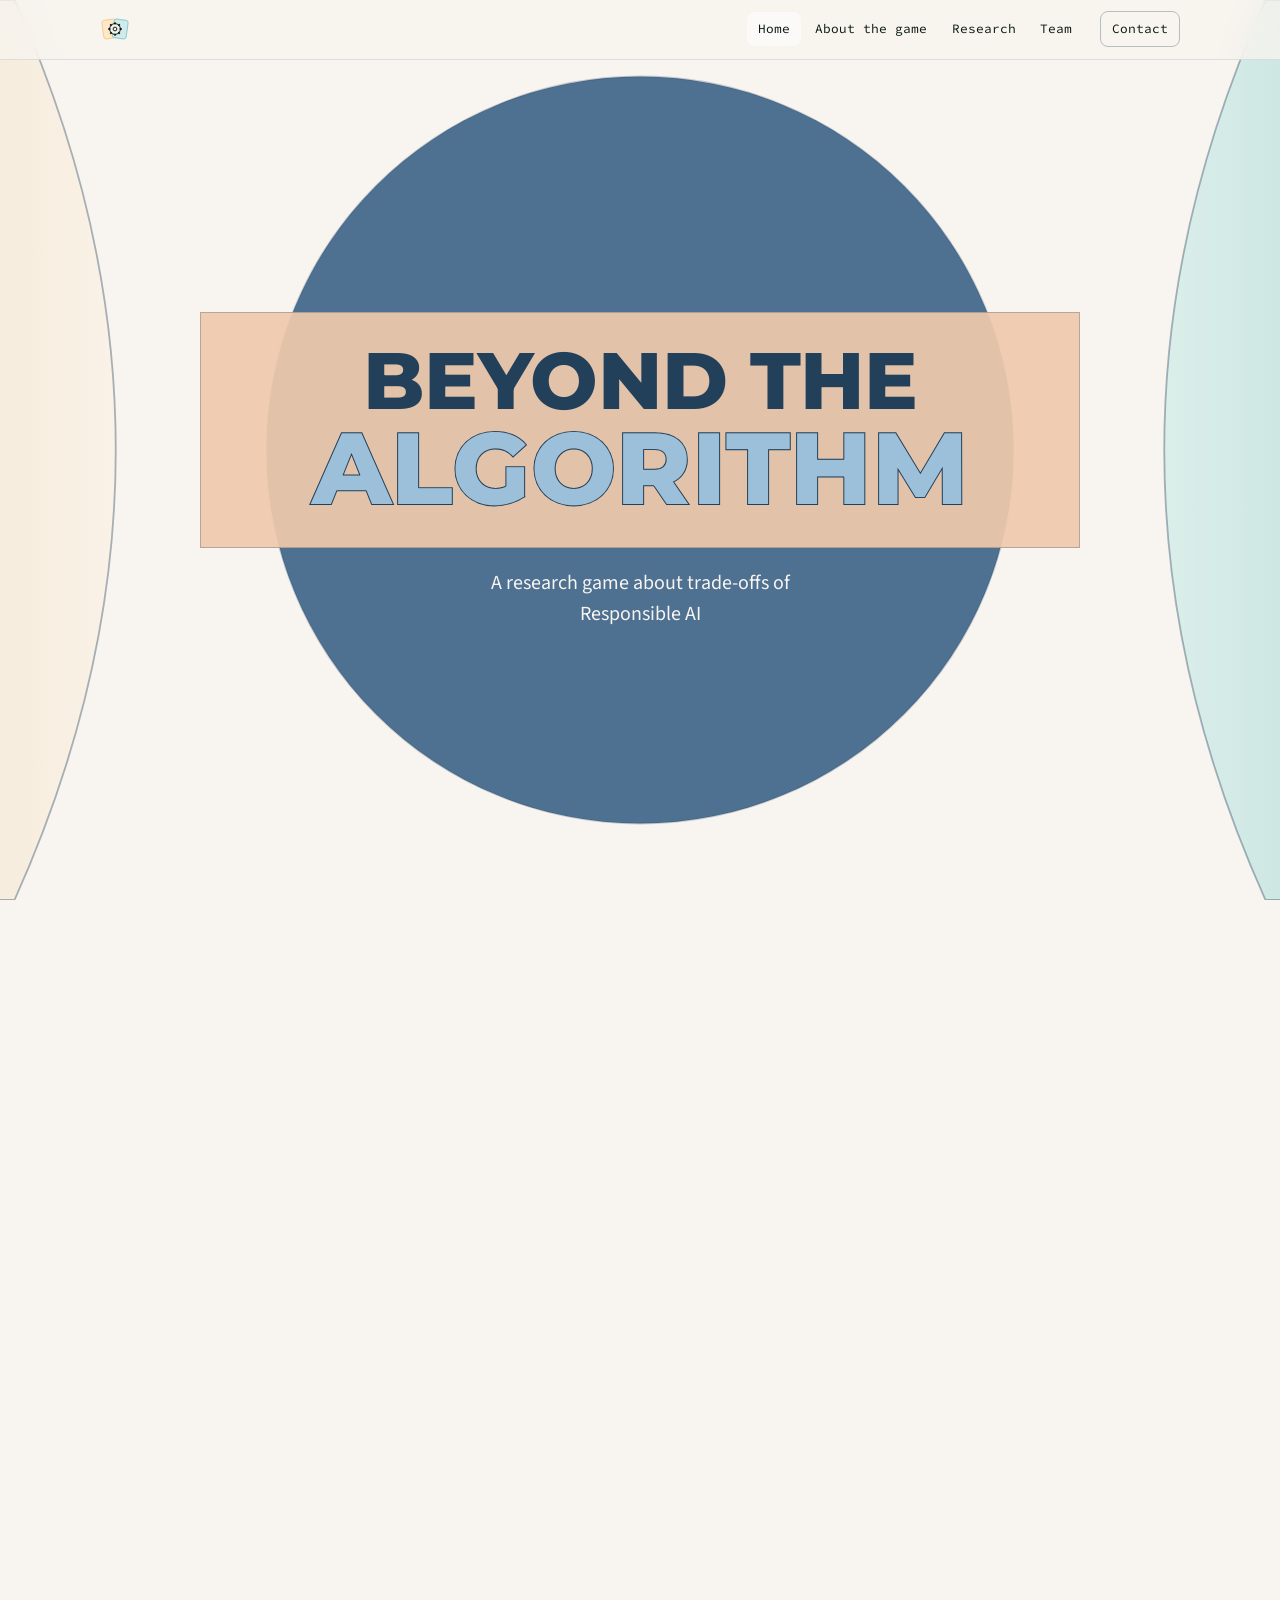
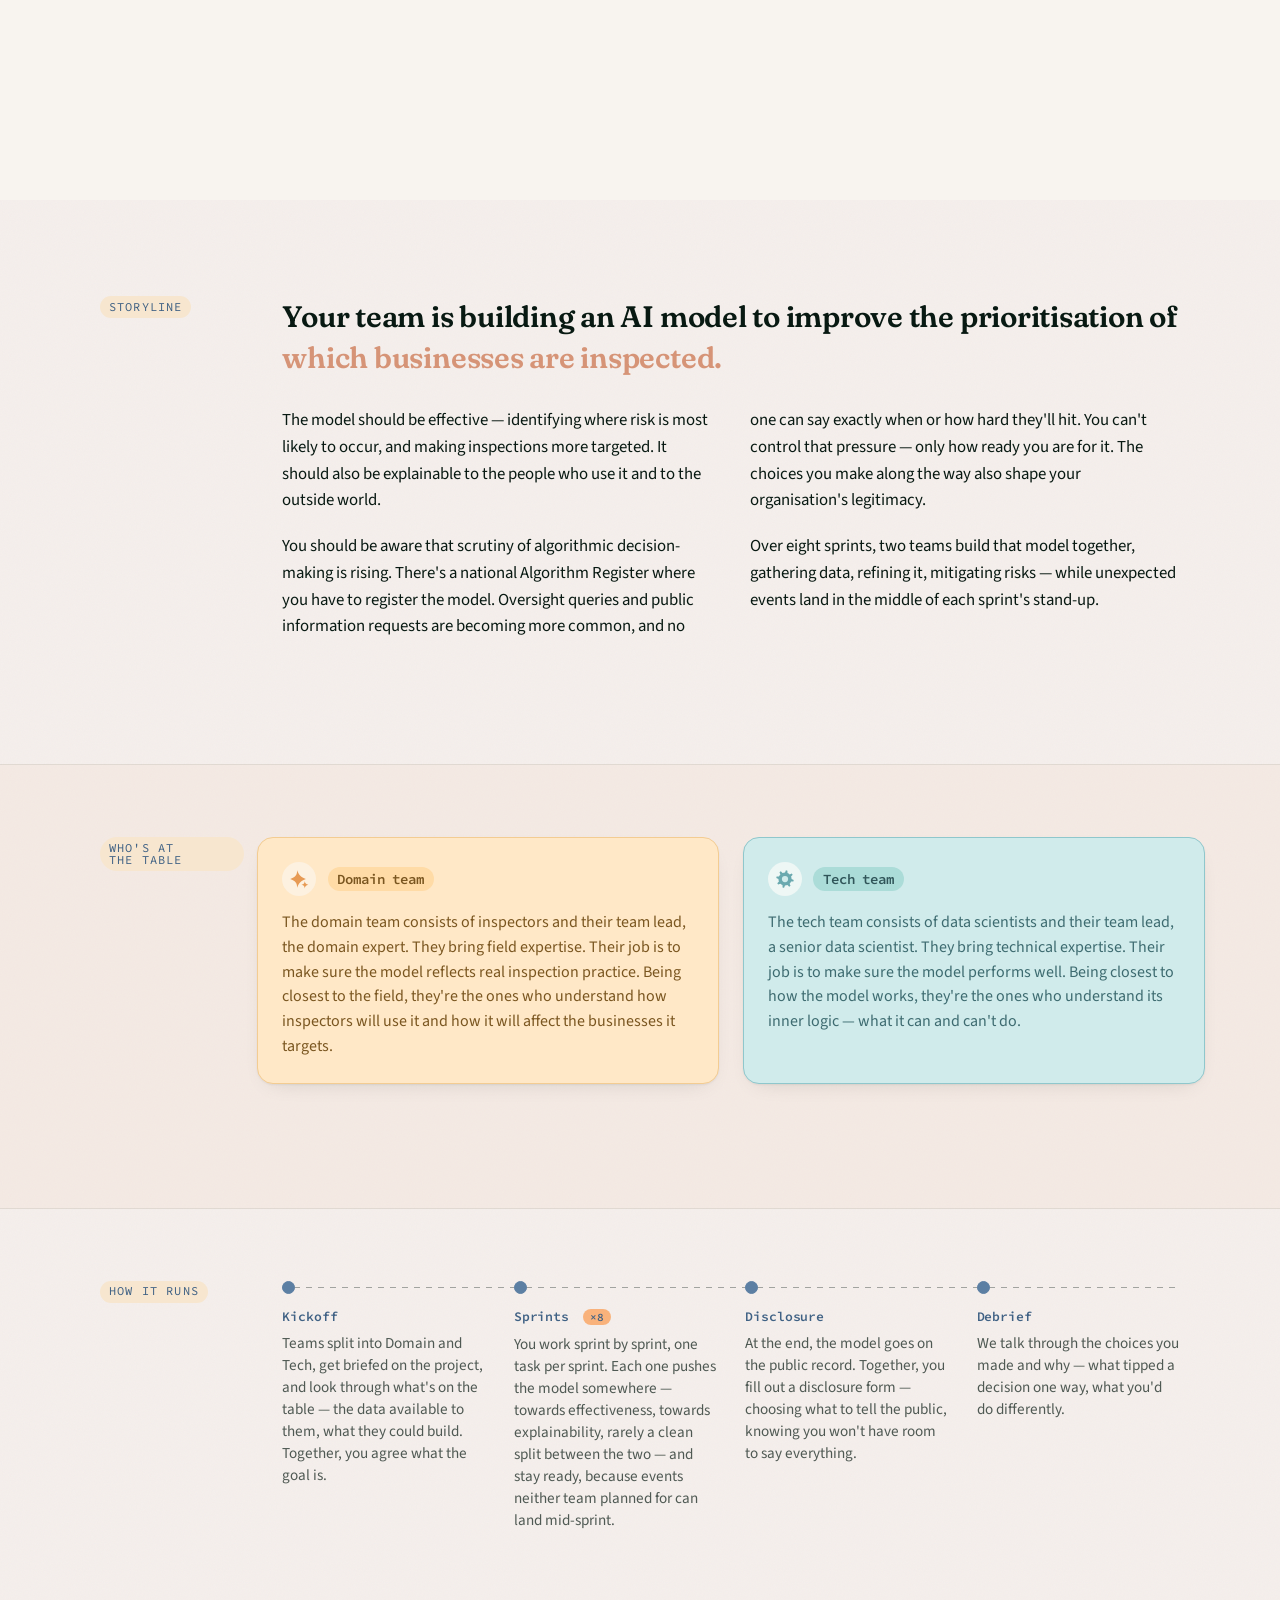
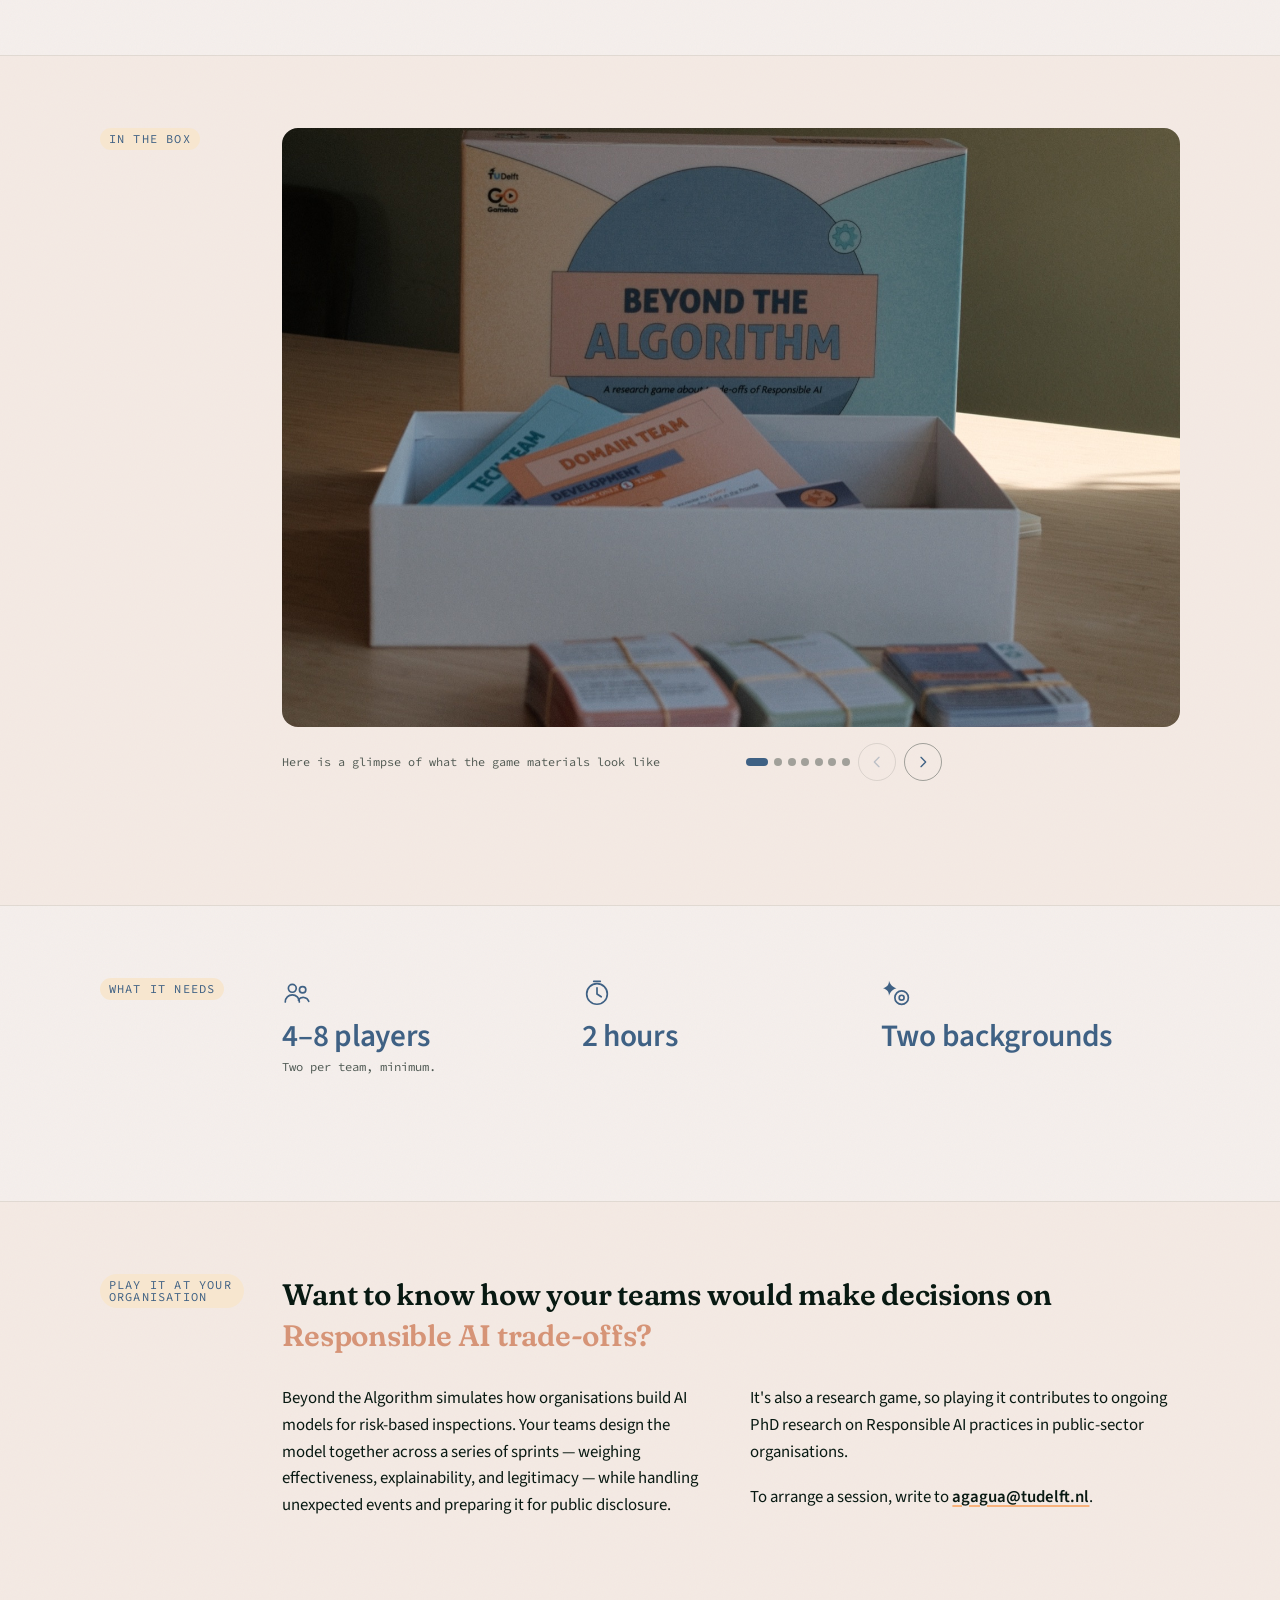
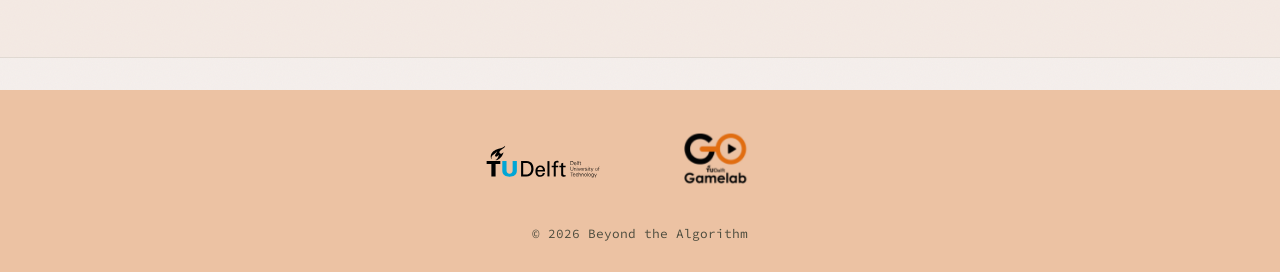
<file: index.html>
<!DOCTYPE html>
<html lang="en-GB">
<head>
<meta charset="utf-8">
<meta name="viewport" content="width=device-width, initial-scale=1">
<title>Beyond the Algorithm — A research game about trade-offs of Responsible AI</title>
<meta name="description" content="Beyond the Algorithm is a research game in which two teams — Domain and Tech — build an AI model for risk-based inspections over eight sprints. Players balance competing demands under real institutional pressure, then put their choices on the public record.">
<link rel="canonical" href="https://beyondthealgorithm.nl/">

<!-- Link previews. og:image has to be an absolute URL: LinkedIn, Slack
     and WhatsApp all ignore a relative one, which is why this site
     shared with a title and no picture. The image is the hero lid,
     rendered at the 1.91:1 those cards crop to. -->
<meta property="og:type" content="website">
<meta property="og:site_name" content="Beyond the Algorithm">
<meta property="og:locale" content="en_GB">
<meta property="og:url" content="https://beyondthealgorithm.nl/">
<meta property="og:title" content="Beyond the Algorithm — A research game about trade-offs of Responsible AI">
<meta property="og:description" content="Beyond the Algorithm is a research game in which two teams — Domain and Tech — build an AI model for risk-based inspections over eight sprints. Players balance competing demands under real institutional pressure, then put their choices on the public record.">
<meta property="og:image" content="https://beyondthealgorithm.nl/assets/img/share.jpg">
<meta property="og:image:type" content="image/jpeg">
<meta property="og:image:width" content="1200">
<meta property="og:image:height" content="630">
<meta property="og:image:alt" content="The Beyond the Algorithm wordmark on the game's box-lid artwork: a deep blue disc between a warm and a cool field.">
<meta name="twitter:card" content="summary_large_image">
<link rel="icon" href="assets/img/mark.svg" type="image/svg+xml">
<link rel="preconnect" href="https://fonts.googleapis.com">
<link rel="preconnect" href="https://fonts.gstatic.com" crossorigin>
<link href="https://fonts.googleapis.com/css2?family=Fraunces:opsz,wght@9..144,600..900&family=Montserrat:wght@800&family=Source+Code+Pro:wght@400;500&family=Source+Sans+3:ital,wght@0,400;0,600;1,400&display=swap" rel="stylesheet">
<link rel="stylesheet" href="assets/css/style.css">
</head>
<body>
<a class="skip-link" href="#main">Skip to content</a>

<header class="site-header">
  <div class="wrap site-header__inner">
    <a class="brand" href="index.html" aria-label="Beyond the Algorithm — home">
      <img class="brand__mark" src="assets/img/mark.svg" alt="">
    </a>
    <!-- aria-label carries the name now that the word is gone; the two
         icons swap on aria-expanded, which main.js already maintains. -->
    <button class="nav-toggle" type="button" aria-expanded="false" aria-controls="nav" aria-label="Menu">
      <svg class="nav-toggle__open" viewBox="0 0 24 24" aria-hidden="true"><path d="M3 6h18M3 12h18M3 18h18"/></svg>
      <svg class="nav-toggle__close" viewBox="0 0 24 24" aria-hidden="true"><path d="M5 5l14 14M19 5L5 19"/></svg>
    </button>
    <nav class="nav" id="nav" aria-label="Main">
      <a href="index.html">Home</a>
      <a href="index.html#about">About the game</a>
      <a href="research.html">Research</a>
      <a href="team.html">Team</a>
      <a class="nav__cta" href="contact.html">Contact</a>
    </nav>
  </div>
</header>

<main id="main">

  <!-- The opening screen is the box lid, redrawn to scale: the two curved
       fields, the disc, the gear badge and the sparkle badge, in the box's
       own colours. Nothing has been added to it. The wordmark is real HTML
       over the top rather than text inside the SVG, so it stays selectable
       and resizes with the viewport. -->
  <section class="hero">
    <div class="hero__stage">
      <div class="hero__lid" aria-hidden="true">
        <svg viewBox="0 0 1200 800" preserveAspectRatio="xMidYMid slice">
          <defs>
            <linearGradient id="lid-warm" x1="0" y1="0" x2="1" y2="0">
              <stop offset="0" stop-color="#ecd9bd"/>
              <stop offset="1" stop-color="#faf2e7"/>
            </linearGradient>
            <linearGradient id="lid-cool" x1="1" y1="0" x2="0" y2="0">
              <stop offset="0" stop-color="#a3d2cd"/>
              <stop offset="1" stop-color="#dbeeea"/>
            </linearGradient>

            <!-- A top-and-bottom fade for the two coloured fields, used on
                 phones only. There the lid renders as a band across the
                 middle of the paper, and the fields - which run the full
                 height of this canvas - stopped at a hard horizontal line
                 at each end, so the artwork read as a rectangle laid on the
                 page. The ground behind them is already --lid-paper, so
                 fading them simply lets the page through and the edge stops
                 existing.

                 Nothing references this until the max-width: 760px block in
                 style.css does, which is what keeps the desktop lid - where
                 the fields are meant to reach the top and bottom of the
                 screen - exactly as it was. -->
            <linearGradient id="lid-fade" x1="0" y1="0" x2="0" y2="1">
              <stop offset="0"    stop-color="#fff" stop-opacity="0"/>
              <stop offset="0.20" stop-color="#fff" stop-opacity="1"/>
              <stop offset="0.80" stop-color="#fff" stop-opacity="1"/>
              <stop offset="1"    stop-color="#fff" stop-opacity="0"/>
            </linearGradient>

            <mask id="lid-fade-mask" maskUnits="userSpaceOnUse" x="0" y="0" width="1200" height="800">
              <rect width="1200" height="800" fill="url(#lid-fade)"/>
            </mask>
          </defs>

          <g class="lid__ground">
            <rect width="1200" height="800" fill="#f8f4ef"/>

            <g stroke="#2c4a63" stroke-width="1.6" stroke-opacity=".4">
              <!-- The warm field, left, and the cool field, right. Each bulges
                   toward the middle, leaving the paper showing top and bottom. -->
              <path class="lid__field lid__field--warm" d="M0 0 H344 Q524 400 344 800 H0 Z" fill="url(#lid-warm)"/>
              <path class="lid__field lid__field--cool" d="M1200 0 H856 Q676 400 856 800 H1200 Z" fill="url(#lid-cool)"/>
              <circle class="lid__disc" cx="600" cy="400" r="332" fill="#4e7192" stroke-opacity=".25"/>
            </g>
          </g>

          <!-- Tech: the gear, upper right -->
          <g class="lid__badge lid__badge--gear" transform="translate(904 192)">
            <g class="lid__badge__in">
              <circle class="lid__badge__disc" r="46" fill="#e9f4f1" stroke="#2c4a63" stroke-width="1.6" stroke-opacity=".45"/>
              <g class="lid__gear">
                <!-- A real cog: eight teeth on a rim with a hole through it. The
                     previous version was a hub with straight spokes radiating out
                     of it, which reads as a sun, not a gear. -->
                <path d="M0.0 -19.5 L2.9 -25.8 A26.0 26.0 0 0 1 7.3 -25.0 L7.5 -18.0 A19.5 19.5 0 0 1 13.8 -13.8 L20.3 -16.3 A26.0 26.0 0 0 1 22.8 -12.5 L18.0 -7.5 A19.5 19.5 0 0 1 19.5 0.0 L25.8 2.9 A26.0 26.0 0 0 1 25.0 7.3 L18.0 7.5 A19.5 19.5 0 0 1 13.8 13.8 L16.3 20.3 A26.0 26.0 0 0 1 12.5 22.8 L7.5 18.0 A19.5 19.5 0 0 1 0.0 19.5 L-2.9 25.8 A26.0 26.0 0 0 1 -7.3 25.0 L-7.5 18.0 A19.5 19.5 0 0 1 -13.8 13.8 L-20.3 16.3 A26.0 26.0 0 0 1 -22.8 12.5 L-18.0 7.5 A19.5 19.5 0 0 1 -19.5 0.0 L-25.8 -2.9 A26.0 26.0 0 0 1 -25.0 -7.3 L-18.0 -7.5 A19.5 19.5 0 0 1 -13.8 -13.8 L-16.3 -20.3 A26.0 26.0 0 0 1 -12.5 -22.8 L-7.5 -18.0 Z" fill="#7cc3bc" stroke="#2c4a63" stroke-width="1.6"
                      stroke-opacity=".5" stroke-linejoin="round"/>
                <circle r="9.5" fill="#e9f4f1" stroke="#2c4a63" stroke-width="1.6" stroke-opacity=".5"/>
                </g>
              </g>
          </g>

          <!-- Domain: the sparkles, lower left -->
          <g class="lid__badge lid__badge--spark" transform="translate(316 602)">
            <g class="lid__badge__in">
              <circle class="lid__badge__disc" r="46" fill="#f9ead6" stroke="#2c4a63" stroke-width="1.6" stroke-opacity=".45"/>
              <g fill="#e2a869" stroke="#c98b45" stroke-width="1.4">
                <path class="lid__spark" d="M-8-22C-8-13-13-8-22-8-13-8-8-3-8 6-8-3-3-8 6-8-3-8-8-13-8-22Z"/>
                <path class="lid__spark" d="M12 2C12 8 9 11 3 11 9 11 12 14 12 20 12 14 15 11 21 11 15 11 12 8 12 2Z"/>
                <path class="lid__spark" d="M-2 14C-2 18-4 20-8 20-4 20-2 22-2 26-2 22 0 20 4 20 0 20-2 18-2 14Z"/>
              </g>
              </g>
          </g>
        </svg>
      </div>

      <div class="wrap hero__inner">
        <!-- The title plate, as printed on the lid: peach band, two lines,
             the second in the lighter blue with the darker outline. -->
        <div class="hero__plate">
          <h1>Beyond the <span>Algorithm</span></h1>
        </div>

        <p class="hero__tagline">A research game about trade-offs of Responsible AI</p>
      </div>
    </div>

  </section>

  <!-- About the game used to be its own page. It is now the second half of
       the landing page, so the site opens long rather than opening on a
       near-empty screen. The nav item points at #about, which is this
       section — there is no "About the game" banner, because the storyline
       arriving straight after the hero says what it is without a label. -->
  <section class="band" id="about">
    <div class="wrap">

      <div class="spread">
        <h2 class="spread__label">Storyline</h2>
        <div class="spread__body">
          <!-- The display line is the opening sentence of the supplied copy,
               lifted out so the section has a hook. The list that followed it
               now opens the first paragraph. -->
          <p class="storyline">Your team is building an AI model to improve the prioritisation of <em>which businesses are inspected.</em></p>
          <div class="spread__body--split">
            <p>The model should be effective — identifying where risk is most likely to occur, and making inspections more targeted. It should also be explainable to the people who use it and to the outside world.</p>
            <!-- The supplied copy once named three example events here.
                 They stay out: participants read this page before playing.
                 The pressure is described, the specific cards are not. -->
            <p>You should be aware that scrutiny of algorithmic decision-making is rising. There's a national Algorithm Register where you have to register the model. Oversight queries and public information requests are becoming more common, and no one can say exactly when or how hard they'll hit. You can't control that pressure — only how ready you are for it. The choices you make along the way also shape your organisation's legitimacy.</p>
            <!-- This paragraph used to carry a further sentence about
                 deciding on the spot and writing it down, and a fourth
                 paragraph about explaining the model at the end. Both are
                 gone: "How it runs" says the same thing a screen later,
                 with the track beside it, so here they only delayed the
                 reader. Ending on the events landing mid-sprint leaves the
                 section on the hook rather than on the summary. -->
            <p>Over eight sprints, two teams build that model together, gathering data, refining it, mitigating risks — while unexpected events land in the middle of each sprint's stand-up.</p>
          </div>
        </div>
      </div>

    </div>
  </section>

  <section class="band band--tint">
    <div class="wrap">

      <div class="spread">
        <h2 class="spread__label">Who's at the table</h2>
        <div class="spread__body">
          <!-- --bleed pulls the row out by the cards' own padding and border,
               so the text inside them lines up with the plain prose in every
               other section rather than sitting 25px further right. -->
          <div class="grid grid--2 spread__body--bleed">
            <article class="card card--domain">
              <!-- Sparkle and gear are how the printed cards separate the two
                   sides before you have read a word. Same job here. -->
              <div class="card__head">
                <span class="card__icon" aria-hidden="true">
                  <svg viewBox="0 0 32 32" fill="currentColor"><path d="M13 2c0 8-3 11-11 14 8 3 11 6 11 14 3-8 6-11 14-14-8-3-11-6-14-14Z"/><path d="M25 19c0 4-1 5-5 6 4 1 5 2 5 6 1-4 2-5 6-6-4-1-5-2-6-6Z"/></svg>
                </span>
                <h3 class="card__tab">Domain team</h3>
              </div>
              <!-- The composition line used to be an h3 above this
                   paragraph. The supplied copy opens by stating it, so
                   keeping both said the same thing twice; the tab is now
                   the heading instead. -->
              <p>The domain team consists of inspectors and their team lead, the domain expert. They bring field expertise. Their job is to make sure the model reflects real inspection practice. Being closest to the field, they're the ones who understand how inspectors will use it and how it will affect the businesses it targets.</p>
            </article>
            <article class="card card--tech">
              <div class="card__head">
                <span class="card__icon" aria-hidden="true">
                  <svg viewBox="0 0 32 32" fill="currentColor"><path d="M16.0 5.5 L17.5 2.1 A14.0 14.0 0 0 1 19.9 2.6 L20.0 6.3 A10.5 10.5 0 0 1 23.4 8.6 L26.9 7.2 A14.0 14.0 0 0 1 28.3 9.3 L25.7 12.0 A10.5 10.5 0 0 1 26.5 16.0 L29.9 17.5 A14.0 14.0 0 0 1 29.4 19.9 L25.7 20.0 A10.5 10.5 0 0 1 23.4 23.4 L24.8 26.9 A14.0 14.0 0 0 1 22.7 28.3 L20.0 25.7 A10.5 10.5 0 0 1 16.0 26.5 L14.5 29.9 A14.0 14.0 0 0 1 12.1 29.4 L12.0 25.7 A10.5 10.5 0 0 1 8.6 23.4 L5.1 24.8 A14.0 14.0 0 0 1 3.7 22.7 L6.3 20.0 A10.5 10.5 0 0 1 5.5 16.0 L2.1 14.5 A14.0 14.0 0 0 1 2.6 12.1 L6.3 12.0 A10.5 10.5 0 0 1 8.6 8.6 L7.2 5.1 A14.0 14.0 0 0 1 9.3 3.7 L12.0 6.3 Z"/><circle cx="16" cy="16" r="5" fill="var(--tech-bg)"/></svg>
                </span>
                <h3 class="card__tab">Tech team</h3>
              </div>
              <p>The tech team consists of data scientists and their team lead, a senior data scientist. They bring technical expertise. Their job is to make sure the model performs well. Being closest to how the model works, they're the ones who understand its inner logic — what it can and can't do.</p>
            </article>
          </div>
        </div>
      </div>

    </div>
  </section>

  <section class="band">
    <div class="wrap">

      <div class="spread">
        <h2 class="spread__label">How it runs</h2>
        <div class="spread__body">
          <!-- Four stops on a line, all four readable at once and at equal
               weight — a picture of a session, not an interactive control.
               This used to be a click-to-emphasise toggle; it dimmed the
               other three stops below the accessible contrast floor with
               no visible affordance and no obvious way back, so the
               interaction is gone and these are now plain headings.

               The per-stop durations are gone for good — they totalled
               150 minutes against a session that runs 2 hours. The total
               is stated once, under "What it needs". -->
          <ol class="run">
            <li class="run__stop">
              <h3>Kickoff</h3>
              <p>Teams split into Domain and Tech, get briefed on the project, and look through what's on the table — the data available to them, what they could build. Together, you agree what the goal is.</p>
            </li>
            <li class="run__stop run__stop--long">
              <h3>Sprints <span class="run__count">×8</span></h3>
              <p>You work sprint by sprint, one task per sprint. Each one pushes the model somewhere — towards effectiveness, towards explainability, rarely a clean split between the two — and stay ready, because events neither team planned for can land mid-sprint.</p>
            </li>
            <li class="run__stop">
              <h3>Disclosure</h3>
              <p>At the end, the model goes on the public record. Together, you fill out a disclosure form — choosing what to tell the public, knowing you won't have room to say everything.</p>
            </li>
            <li class="run__stop">
              <h3>Debrief</h3>
              <p>We talk through the choices you made and why — what tipped a decision one way, what you'd do differently.</p>
            </li>
          </ol>
        </div>
      </div>

    </div>
  </section>

  <section class="band band--tint">
    <div class="wrap">

      <div class="spread">
        <h2 class="spread__label">In the box</h2>
        <div class="spread__body">
          <!-- Every slide is forced to 3:2 and object-fit: cover by the CSS,
               so the photographs do not have to share a shape — but they do
               have to exist. decks.jpg and board.jpg were removed from the
               folder; the two team boards replaced them.

               All seven are lowercase .jpg, deliberately. macOS is
               case-insensitive and GitHub Pages is not, so a stray .JPG
               here 404s only once it is published — the one place you
               cannot see it. Keep new photographs lowercase. -->
          <div class="gallery" data-gallery>
            <div class="gallery__viewport">
              <ul class="gallery__track">
                <li class="gallery__slide"><img src="assets/img/photos/box.jpg" alt="The Beyond the Algorithm box standing on a table" data-caption="Here is a glimpse of what the game materials look like"></li>
                <li class="gallery__slide"><img src="assets/img/photos/table.jpg" alt="The box, the boards and the card decks set out on a table" data-caption="Here is a glimpse of what the game materials look like"></li>
                <li class="gallery__slide"><img src="assets/img/photos/role-cards.jpg" alt="The two role cards resting in the open box" data-caption="Two role cards and tasks they can execute in the game"></li>
                <li class="gallery__slide"><img src="assets/img/photos/domain-board.jpg" alt="The Domain Team board laid flat on a table" data-caption="The Domain team's board"></li>
                <li class="gallery__slide"><img src="assets/img/photos/domain-card.jpg" alt="The Domain Team role card standing in front of its board" data-caption="More about the Domain team's role"></li>
                <li class="gallery__slide"><img src="assets/img/photos/tech-board.jpg" alt="The Tech Team board laid flat on a table" data-caption="The Tech team's board"></li>
                <li class="gallery__slide"><img src="assets/img/photos/tech-card.jpg" alt="The Tech Team role card standing in front of its board" data-caption="More about the Tech team's role"></li>
              </ul>
            </div>
          </div>
        </div>
      </div>

    </div>
  </section>

  <section class="band">
    <div class="wrap">

      <div class="spread">
        <h2 class="spread__label">What it needs</h2>
        <div class="spread__body">
          <!-- The symbols are the box's own: the player count and the clock
               are printed on the lid, and the sparkle and gear are the marks
               the two teams carry throughout. Drawn here rather than lifted —
               the print pack is Illustrator PDFs with no isolated icon files,
               so these are traced to match the pair already in motif.svg. -->
          <div class="facts">
            <div class="facts__item">
              <span class="facts__icon" aria-hidden="true">
                <svg viewBox="0 0 32 32" fill="none" stroke="currentColor" stroke-width="1.8" stroke-linecap="round" stroke-linejoin="round">
                  <circle cx="11" cy="11" r="4.2"/>
                  <path d="M3.5 25.5a7.5 7.5 0 0 1 15 0"/>
                  <circle cx="22" cy="12.5" r="3.4"/>
                  <path d="M17.5 23.5a6.2 6.2 0 0 1 11 1.4"/>
                </svg>
              </span>
              <p class="facts__value">4–8 players</p>
              <p class="facts__note">Two per team, minimum.</p>
            </div>
            <div class="facts__item">
              <span class="facts__icon" aria-hidden="true">
                <svg viewBox="0 0 32 32" fill="none" stroke="currentColor" stroke-width="1.8" stroke-linecap="round" stroke-linejoin="round">
                  <circle cx="16" cy="17" r="11"/>
                  <path d="M16 10.5V17l4.5 3"/>
                  <path d="M12.5 3.5h7"/>
                </svg>
              </span>
              <p class="facts__value">2 hours</p>
            </div>
            <div class="facts__item">
              <span class="facts__icon" aria-hidden="true">
                <svg viewBox="0 0 32 32" fill="none" stroke="currentColor" stroke-width="1.8" stroke-linejoin="round">
                  <path d="M8.5 3c0 4.6-1.7 6.3-6.3 8 4.6 1.7 6.3 3.4 6.3 8 1.7-4.6 3.4-6.3 8-8-4.6-1.7-6.3-3.4-8-8Z" fill="currentColor" stroke="none"/>
                  <circle cx="22" cy="21" r="7.2"/>
                  <circle cx="22" cy="21" r="2.6"/>
                </svg>
              </span>
              <p class="facts__value">Two backgrounds</p>
            </div>
          </div>

        </div>
      </div>

    </div>
  </section>

  <!-- The page used to end on "What it needs" with no close: a reader who
       arrived convinced had nowhere to go but the nav. Same text, word for
       word, as contact.html's "Play it at your organisation" card — same
       promise, same address, kept on both pages rather than moved, so a
       reader who never makes it to Contact still meets it here. The
       opening question is promoted to a .storyline display line and the
       rest runs in two columns beneath it, matching the "Storyline"
       section's own big-line-then-split treatment further up this page. -->
  <section class="band band--tint">
    <div class="wrap">

      <div class="spread">
        <h2 class="spread__label">Play it at your organisation</h2>
        <div class="spread__body">
          <p class="storyline">Want to know how your teams would make decisions on <em>Responsible AI trade-offs?</em></p>
          <div class="spread__body--split">
            <p>Beyond the Algorithm simulates how organisations build AI models for risk-based inspections. Your teams design the model together across a series of sprints — weighing effectiveness, explainability, and legitimacy — while handling unexpected events and preparing it for public disclosure.</p>
            <p>It's also a research game, so playing it contributes to ongoing PhD research on Responsible AI practices in public-sector organisations.</p>
            <p>To arrange a session, write to <a class="contact__email" href="mailto:agagua@tudelft.nl">agagua@tudelft.nl</a>.</p>
          </div>
        </div>
      </div>

    </div>
  </section>

</main>

<footer class="site-footer">
  <div class="wrap site-footer__inner">
    <!-- gamelab.png is a screen capture, not a supplied asset: opaque white
         background, page artefacts top and bottom, and mostly padding. It
         needs replacing with a transparent PNG or an SVG from the Gamelab.
         tu-delft.svg is the real house-style file. -->
    <div class="site-footer__logos">
      <img src="assets/img/logos/tu-delft.svg" alt="TU Delft">
      <img class="logo--raster" src="assets/img/logos/gamelab.png" alt="TU Delft Gamelab">
    </div>
    <!-- The work, not a person. The game has several authors - the
         research, the game design and the supervision are different
         people - so naming one of them here would quietly under-credit
         the rest. TU Delft is deliberately absent: asserting
         institutional copyright is not this page's call to make. -->
    <p class="site-footer__legal">&copy; 2026 Beyond the Algorithm</p>
  </div>
</footer>

<script src="assets/js/main.js"></script>
</body>
</html>
</file>
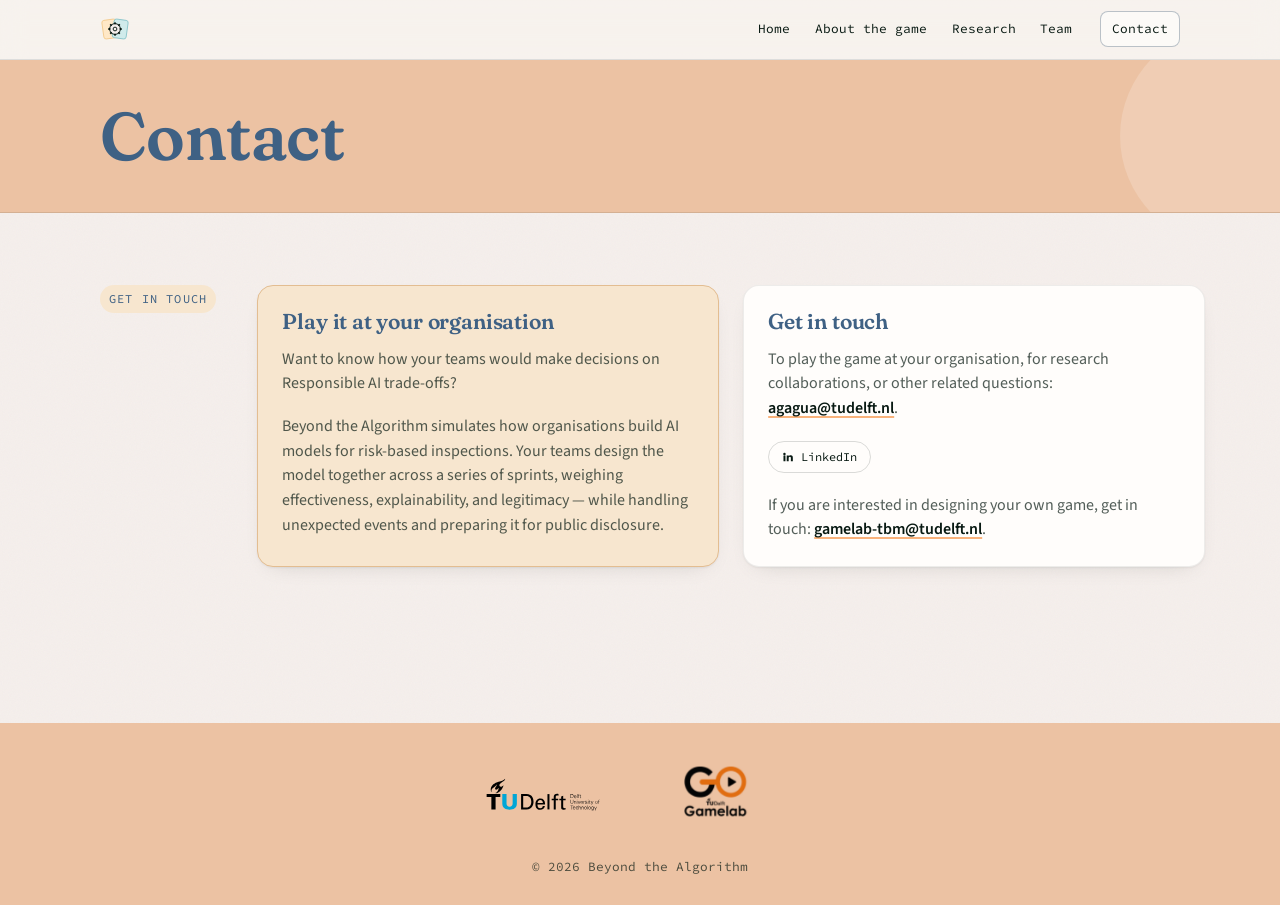
<file: contact.html>
<!DOCTYPE html>
<html lang="en-GB">
<head>
<meta charset="utf-8">
<meta name="viewport" content="width=device-width, initial-scale=1">
<title>Contact — Beyond the Algorithm</title>
<meta name="description" content="Get in touch about playing Beyond the Algorithm at your organisation, the research behind it, or anything else.">
<link rel="canonical" href="https://beyondthealgorithm.nl/contact.html">

<!-- Link previews. og:image has to be an absolute URL: LinkedIn, Slack
     and WhatsApp all ignore a relative one, which is why this site
     shared with a title and no picture. The image is the hero lid,
     rendered at the 1.91:1 those cards crop to. -->
<meta property="og:type" content="website">
<meta property="og:site_name" content="Beyond the Algorithm">
<meta property="og:locale" content="en_GB">
<meta property="og:url" content="https://beyondthealgorithm.nl/contact.html">
<meta property="og:title" content="Contact — Beyond the Algorithm">
<meta property="og:description" content="Get in touch about playing Beyond the Algorithm at your organisation, the research behind it, or anything else.">
<meta property="og:image" content="https://beyondthealgorithm.nl/assets/img/share.jpg">
<meta property="og:image:type" content="image/jpeg">
<meta property="og:image:width" content="1200">
<meta property="og:image:height" content="630">
<meta property="og:image:alt" content="The Beyond the Algorithm wordmark on the game's box-lid artwork: a deep blue disc between a warm and a cool field.">
<meta name="twitter:card" content="summary_large_image">
<link rel="icon" href="assets/img/mark.svg" type="image/svg+xml">
<link rel="preconnect" href="https://fonts.googleapis.com">
<link rel="preconnect" href="https://fonts.gstatic.com" crossorigin>
<link href="https://fonts.googleapis.com/css2?family=Fraunces:opsz,wght@9..144,600..900&family=Montserrat:wght@800&family=Source+Code+Pro:wght@400;500&family=Source+Sans+3:ital,wght@0,400;0,600;1,400&display=swap" rel="stylesheet">
<link rel="stylesheet" href="assets/css/style.css">
</head>
<body>
<a class="skip-link" href="#main">Skip to content</a>

<header class="site-header">
  <div class="wrap site-header__inner">
    <a class="brand" href="index.html" aria-label="Beyond the Algorithm — home">
      <img class="brand__mark" src="assets/img/mark.svg" alt="">
    </a>
    <!-- aria-label carries the name now that the word is gone; the two
         icons swap on aria-expanded, which main.js already maintains. -->
    <button class="nav-toggle" type="button" aria-expanded="false" aria-controls="nav" aria-label="Menu">
      <svg class="nav-toggle__open" viewBox="0 0 24 24" aria-hidden="true"><path d="M3 6h18M3 12h18M3 18h18"/></svg>
      <svg class="nav-toggle__close" viewBox="0 0 24 24" aria-hidden="true"><path d="M5 5l14 14M19 5L5 19"/></svg>
    </button>
    <nav class="nav" id="nav" aria-label="Main">
      <a href="index.html">Home</a>
      <a href="index.html#about">About the game</a>
      <a href="research.html">Research</a>
      <a href="team.html">Team</a>
      <a class="nav__cta" href="contact.html">Contact</a>
    </nav>
  </div>
</header>

<main id="main">

  <div class="page-banner page-banner--bare">
    <div class="wrap">
      <h1>Contact</h1>
    </div>
  </div>

  <section class="band">
    <div class="wrap">

      <!-- No form. There is nowhere for a static site to send one to
           yet, and a form with no endpoint risks losing a real message
           the moment someone actually uses it - safer to give people a
           plain address that works today.

           One spread, one label, two cards: the same
           .grid.grid--2.spread__body--bleed row "Who's at the table"
           uses on the home page. These were two stacked spreads with a
           rule between them, which read as two unrelated sections when
           they are two ways of doing the same thing - both end at the
           same address. The invitation leads, because it is the one
           thing this page is actually asking for. -->
      <div class="spread">
        <p class="spread__label">Get in touch</p>
        <div class="spread__body">
          <div class="grid grid--2 spread__body--bleed contact-cards">

            <!-- Moved from the home page's footer, where it was merged
                 in alongside the two institutional logos and read oddly
                 next to a partner's crest. --invite is the warm fill
                 that marks it as the emphasised one of the pair. -->
            <article class="card card--invite">
              <h2 class="heading--compact">Play it at your organisation</h2>
              <p>Want to know how your teams would make decisions on Responsible AI trade-offs?</p>
              <p>Beyond the Algorithm simulates how organisations build AI models for risk-based inspections. Your teams design the model together across a series of sprints, weighing effectiveness, explainability, and legitimacy — while handling unexpected events and preparing it for public disclosure.</p>
            </article>

            <!-- Two destinations, deliberately in that order: the pill
                 stays attached to the address it belongs to, and the
                 Gamelab line sits under both because it goes somewhere
                 else entirely - a different inbox, for people who want
                 to build a game rather than play this one. -->
            <article class="card">
              <h2 class="heading--compact">Get in touch</h2>
              <p>To play the game at your organisation, for research collaborations, or other related questions: <a class="contact__email" href="mailto:agagua@tudelft.nl">agagua@tudelft.nl</a>.</p>
              <!-- Official LinkedIn mark, monochrome on currentColor,
                   inline like every other icon on the site. -->
              <p class="contact__social">
                <a href="https://www.linkedin.com/in/ana-gagua/" target="_blank" rel="noopener">
                  <svg viewBox="0 0 24 24" fill="currentColor" aria-hidden="true"><path d="M4.98 3.5a2.5 2.5 0 1 1 0 5 2.5 2.5 0 0 1 0-5ZM3 9h4v12H3V9Zm7 0h3.8v1.7h.05c.53-.95 1.83-1.95 3.77-1.95C21.4 8.75 22 11.05 22 14v7h-4v-6.2c0-1.48-.03-3.38-2.06-3.38-2.06 0-2.38 1.6-2.38 3.27V21h-4V9Z"/></svg>
                  LinkedIn
                </a>
              </p>
              <p>If you are interested in designing your own game, get in touch: <a class="contact__email" href="mailto:gamelab-tbm@tudelft.nl">gamelab-tbm@tudelft.nl</a>.</p>
            </article>

          </div>
        </div>
      </div>

    </div>
  </section>

</main>

<footer class="site-footer">
  <div class="wrap site-footer__inner">
    <!-- gamelab.png is a screen capture, not a supplied asset. See the
         note in index.html. -->
    <div class="site-footer__logos">
      <img src="assets/img/logos/tu-delft.svg" alt="TU Delft">
      <img class="logo--raster" src="assets/img/logos/gamelab.png" alt="TU Delft Gamelab">
    </div>
    <!-- The work, not a person. The game has several authors - the
         research, the game design and the supervision are different
         people - so naming one of them here would quietly under-credit
         the rest. TU Delft is deliberately absent: asserting
         institutional copyright is not this page's call to make. -->
    <p class="site-footer__legal">&copy; 2026 Beyond the Algorithm</p>
  </div>
</footer>

<script src="assets/js/main.js"></script>
</body>
</html>
</file>
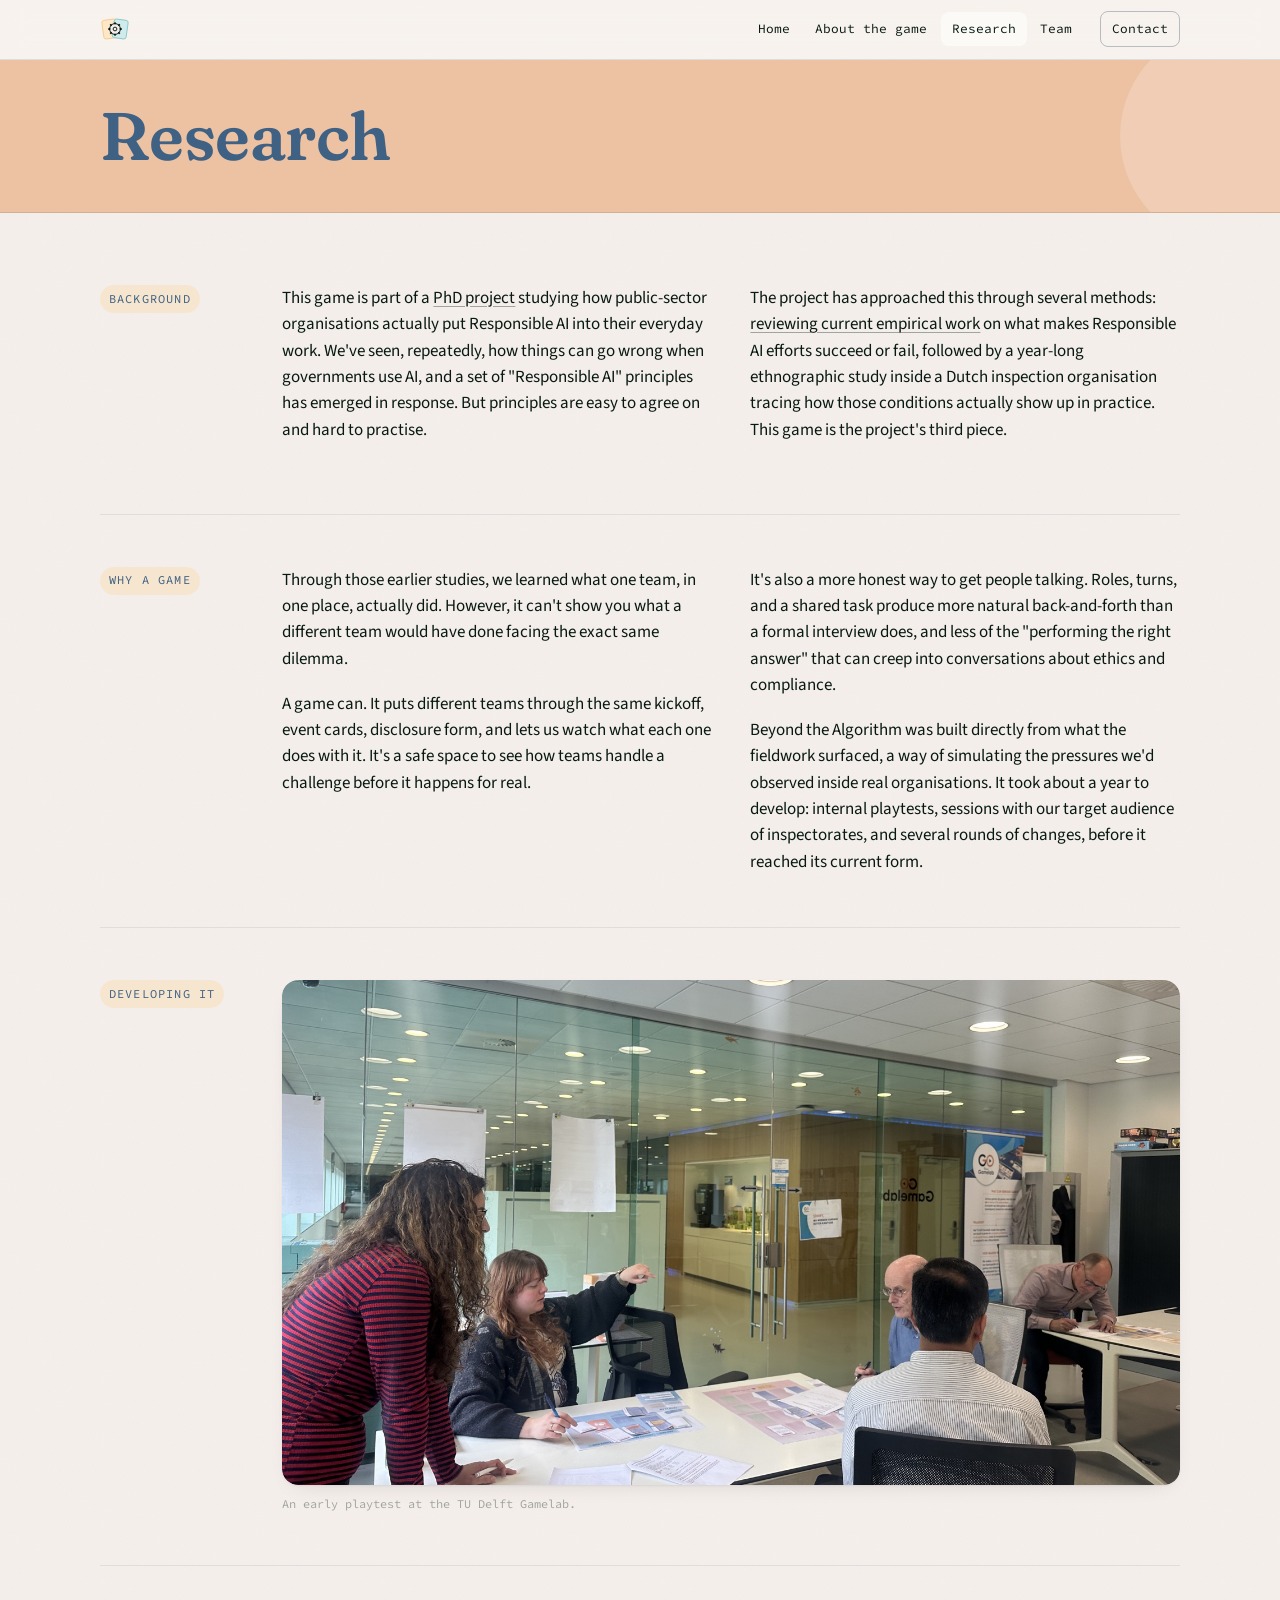
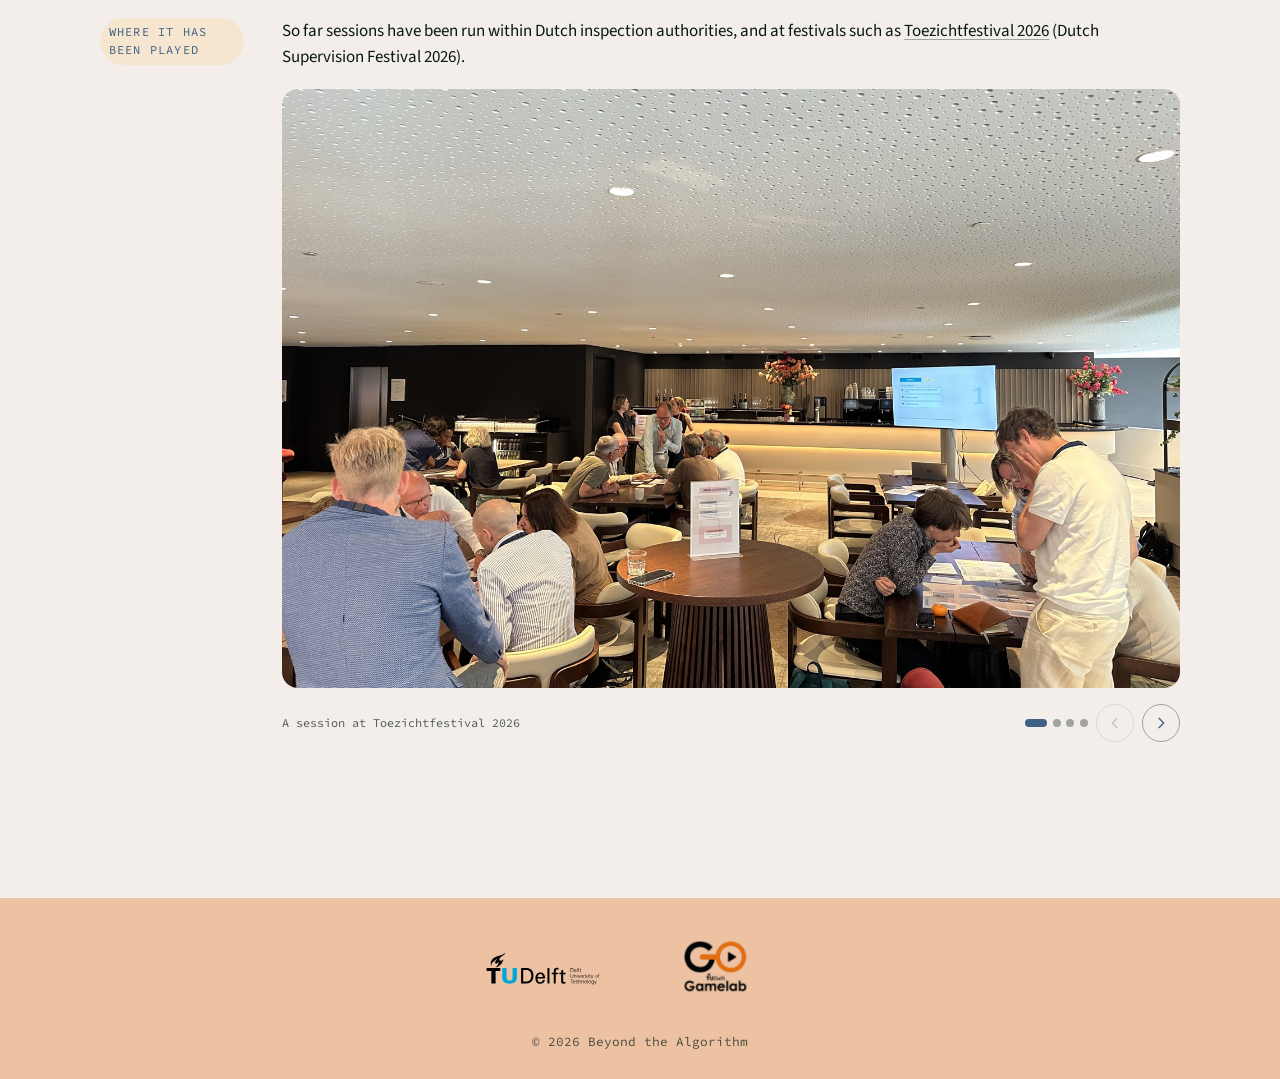
<file: research.html>
<!DOCTYPE html>
<html lang="en-GB">
<head>
<meta charset="utf-8">
<meta name="viewport" content="width=device-width, initial-scale=1">
<title>Research — Beyond the Algorithm</title>
<meta name="description" content="Why Beyond the Algorithm was built: a PhD study at TU Delft of how Responsible AI principles are operationalised in Dutch public-sector regulatory inspectorates.">
<link rel="canonical" href="https://beyondthealgorithm.nl/research.html">

<!-- Link previews. og:image has to be an absolute URL: LinkedIn, Slack
     and WhatsApp all ignore a relative one, which is why this site
     shared with a title and no picture. The image is the hero lid,
     rendered at the 1.91:1 those cards crop to. -->
<meta property="og:type" content="website">
<meta property="og:site_name" content="Beyond the Algorithm">
<meta property="og:locale" content="en_GB">
<meta property="og:url" content="https://beyondthealgorithm.nl/research.html">
<meta property="og:title" content="Research — Beyond the Algorithm">
<meta property="og:description" content="Why Beyond the Algorithm was built: a PhD study at TU Delft of how Responsible AI principles are operationalised in Dutch public-sector regulatory inspectorates.">
<meta property="og:image" content="https://beyondthealgorithm.nl/assets/img/share.jpg">
<meta property="og:image:type" content="image/jpeg">
<meta property="og:image:width" content="1200">
<meta property="og:image:height" content="630">
<meta property="og:image:alt" content="The Beyond the Algorithm wordmark on the game's box-lid artwork: a deep blue disc between a warm and a cool field.">
<meta name="twitter:card" content="summary_large_image">
<link rel="icon" href="assets/img/mark.svg" type="image/svg+xml">
<link rel="preconnect" href="https://fonts.googleapis.com">
<link rel="preconnect" href="https://fonts.gstatic.com" crossorigin>
<link href="https://fonts.googleapis.com/css2?family=Fraunces:opsz,wght@9..144,600..900&family=Montserrat:wght@800&family=Source+Code+Pro:wght@400;500&family=Source+Sans+3:ital,wght@0,400;0,600;1,400&display=swap" rel="stylesheet">
<link rel="stylesheet" href="assets/css/style.css">
</head>
<body>
<a class="skip-link" href="#main">Skip to content</a>

<header class="site-header">
  <div class="wrap site-header__inner">
    <a class="brand" href="index.html" aria-label="Beyond the Algorithm — home">
      <img class="brand__mark" src="assets/img/mark.svg" alt="">
    </a>
    <!-- aria-label carries the name now that the word is gone; the two
         icons swap on aria-expanded, which main.js already maintains. -->
    <button class="nav-toggle" type="button" aria-expanded="false" aria-controls="nav" aria-label="Menu">
      <svg class="nav-toggle__open" viewBox="0 0 24 24" aria-hidden="true"><path d="M3 6h18M3 12h18M3 18h18"/></svg>
      <svg class="nav-toggle__close" viewBox="0 0 24 24" aria-hidden="true"><path d="M5 5l14 14M19 5L5 19"/></svg>
    </button>
    <nav class="nav" id="nav" aria-label="Main">
      <a href="index.html">Home</a>
      <a href="index.html#about">About the game</a>
      <a href="research.html">Research</a>
      <a href="team.html">Team</a>
      <a class="nav__cta" href="contact.html">Contact</a>
    </nav>
  </div>
</header>

<main id="main">

  <div class="page-banner page-banner--bare">
    <div class="wrap">
      <h1>Research</h1>
    </div>
  </div>

  <section class="band">
    <div class="wrap">

      <div class="spread">
        <p class="spread__label">Background</p>
        <div class="spread__body">
          <!-- Same two-column treatment the storyline section uses on the
               home page, without the larger display line that opens it
               there - both paragraphs are plain body text. -->
          <div class="spread__body--split">
            <p>This game is part of a <a href="https://www.tudelft.nl/staff/a.g.gagua/" target="_blank" rel="noopener">PhD project</a> studying how public-sector organisations actually put Responsible AI into their everyday work. We've seen, repeatedly, how things can go wrong when governments use AI, and a set of "Responsible AI" principles has emerged in response. But principles are easy to agree on and hard to practise.</p>
            <p>The project has approached this through several methods: <a href="https://research.tudelft.nl/en/publications/responsible-ai-governance-in-the-public-sector-explaining-context-3/" target="_blank" rel="noopener">reviewing current empirical work</a> on what makes Responsible AI efforts succeed or fail, followed by a year-long ethnographic study inside a Dutch inspection organisation tracing how those conditions actually show up in practice. This game is the project's third piece.</p>
          </div>
        </div>
      </div>

      <div class="spread">
        <p class="spread__label">Why a game</p>
        <div class="spread__body">
          <!-- Four paragraphs, all plain body text, in one split. -->
          <div class="spread__body--split">
            <p>Through those earlier studies, we learned what one team, in one place, actually did. However, it can't show you what a different team would have done facing the exact same dilemma.</p>
            <p>A game can. It puts different teams through the same kickoff, event cards, disclosure form, and lets us watch what each one does with it. It's a safe space to see how teams handle a challenge before it happens for real.</p>
            <p>It's also a more honest way to get people talking. Roles, turns, and a shared task produce more natural back-and-forth than a formal interview does, and less of the "performing the right answer" that can creep into conversations about ethics and compliance.</p>
            <p>Beyond the Algorithm was built directly from what the fieldwork surfaced, a way of simulating the pressures we'd observed inside real organisations. It took about a year to develop: internal playtests, sessions with our target audience of inspectorates, and several rounds of changes, before it reached its current form.</p>
          </div>
        </div>
      </div>

      <!-- The prose that used to sit beside this photograph is gone: the
           development story is now the last paragraph of "Why a game",
           so repeating it here only said the same thing twice. The
           section is the photograph. -->
      <div class="spread">
        <p class="spread__label">Developing it</p>
        <div class="spread__body">
          <figure class="shot-fig">
            <div class="shot shot--wide shot--photo">
              <img src="assets/img/research/game-development.jpg"
                   alt="Five people around a table at the TU Delft Gamelab, working through an early version of the game with boards and cards laid out in front of them."
                   loading="lazy" width="1600" height="1200">
            </div>
            <figcaption>An early playtest at the TU Delft Gamelab.</figcaption>
          </figure>
        </div>
      </div>

      <div class="spread">
        <p class="spread__label">Where it has been played</p>
        <div class="spread__body">
          <!-- The individual inspectorates stay unnamed, as everywhere else
               on the site. The festival is a public event with a public
               programme, so it is named and linked.

               Prose left, photographs right. There are four festival shots
               now, and a four-slide gallery stacked under a single
               sentence left that sentence stranded on a line of its own.
               --aside only splits above 980px; narrower than that, this is
               the paragraph with the gallery beneath it, exactly as it
               was when there was one photograph. -->
          <div class="spread__body--aside">
            <div>
              <p>So far sessions have been run within Dutch inspection authorities, and at festivals such as <a href="https://www.toezichtfestival.nl/programma-onderdelen/sessie/b47aa6a3/" target="_blank" rel="noopener">Toezichtfestival 2026</a> (Dutch Supervision Festival 2026).</p>
            </div>

            <!-- Same component as "In the box" on the home page: the
                 script builds the dots, the arrows and the caption, and
                 the caption text lives in data-caption, which is where
                 the old figcaption went.

                 Captions name the festival, which is public, and never an
                 attending organisation. Lowercase .jpg on all four, for
                 the reason set out beside the home page's gallery. -->
            <div class="gallery" data-gallery>
              <div class="gallery__viewport">
                <ul class="gallery__track">
                  <li class="gallery__slide gallery__slide--floor"><img src="assets/img/research/festival.jpg" alt="A hotel lounge at the Toezichtfestival, with several groups seated around tables working through the game and a presentation screen behind the bar." data-caption="A session at Toezichtfestival 2026"></li>
                  <li class="gallery__slide"><img src="assets/img/research/festival-2.jpg" alt="Four people leaning over a table, reading the game's boards and cards together." data-caption="A team working through a round"></li>
                  <li class="gallery__slide"><img src="assets/img/research/festival-3.jpg" alt="Five people seated around a table with the game laid out between them, while a facilitator stands and talks them through it." data-caption="A session being facilitated"></li>
                  <li class="gallery__slide gallery__slide--tall"><img src="assets/img/research/festival-banner.jpg" alt="Tall Toezichtfestival 2026 banners in the venue foyer, with the registration desk behind them." data-caption="Toezichtfestival 2026, in the foyer"></li>
                </ul>
              </div>
            </div>
          </div>
        </div>
      </div>

    </div>
  </section>

</main>

<footer class="site-footer">
  <div class="wrap site-footer__inner">
    <!-- gamelab.png is a screen capture, not a supplied asset. See the
         note in index.html. -->
    <div class="site-footer__logos">
      <img src="assets/img/logos/tu-delft.svg" alt="TU Delft">
      <img class="logo--raster" src="assets/img/logos/gamelab.png" alt="TU Delft Gamelab">
    </div>
    <!-- The work, not a person. The game has several authors - the
         research, the game design and the supervision are different
         people - so naming one of them here would quietly under-credit
         the rest. TU Delft is deliberately absent: asserting
         institutional copyright is not this page's call to make. -->
    <p class="site-footer__legal">&copy; 2026 Beyond the Algorithm</p>
  </div>
</footer>

<script src="assets/js/main.js"></script>
</body>
</html>
</file>
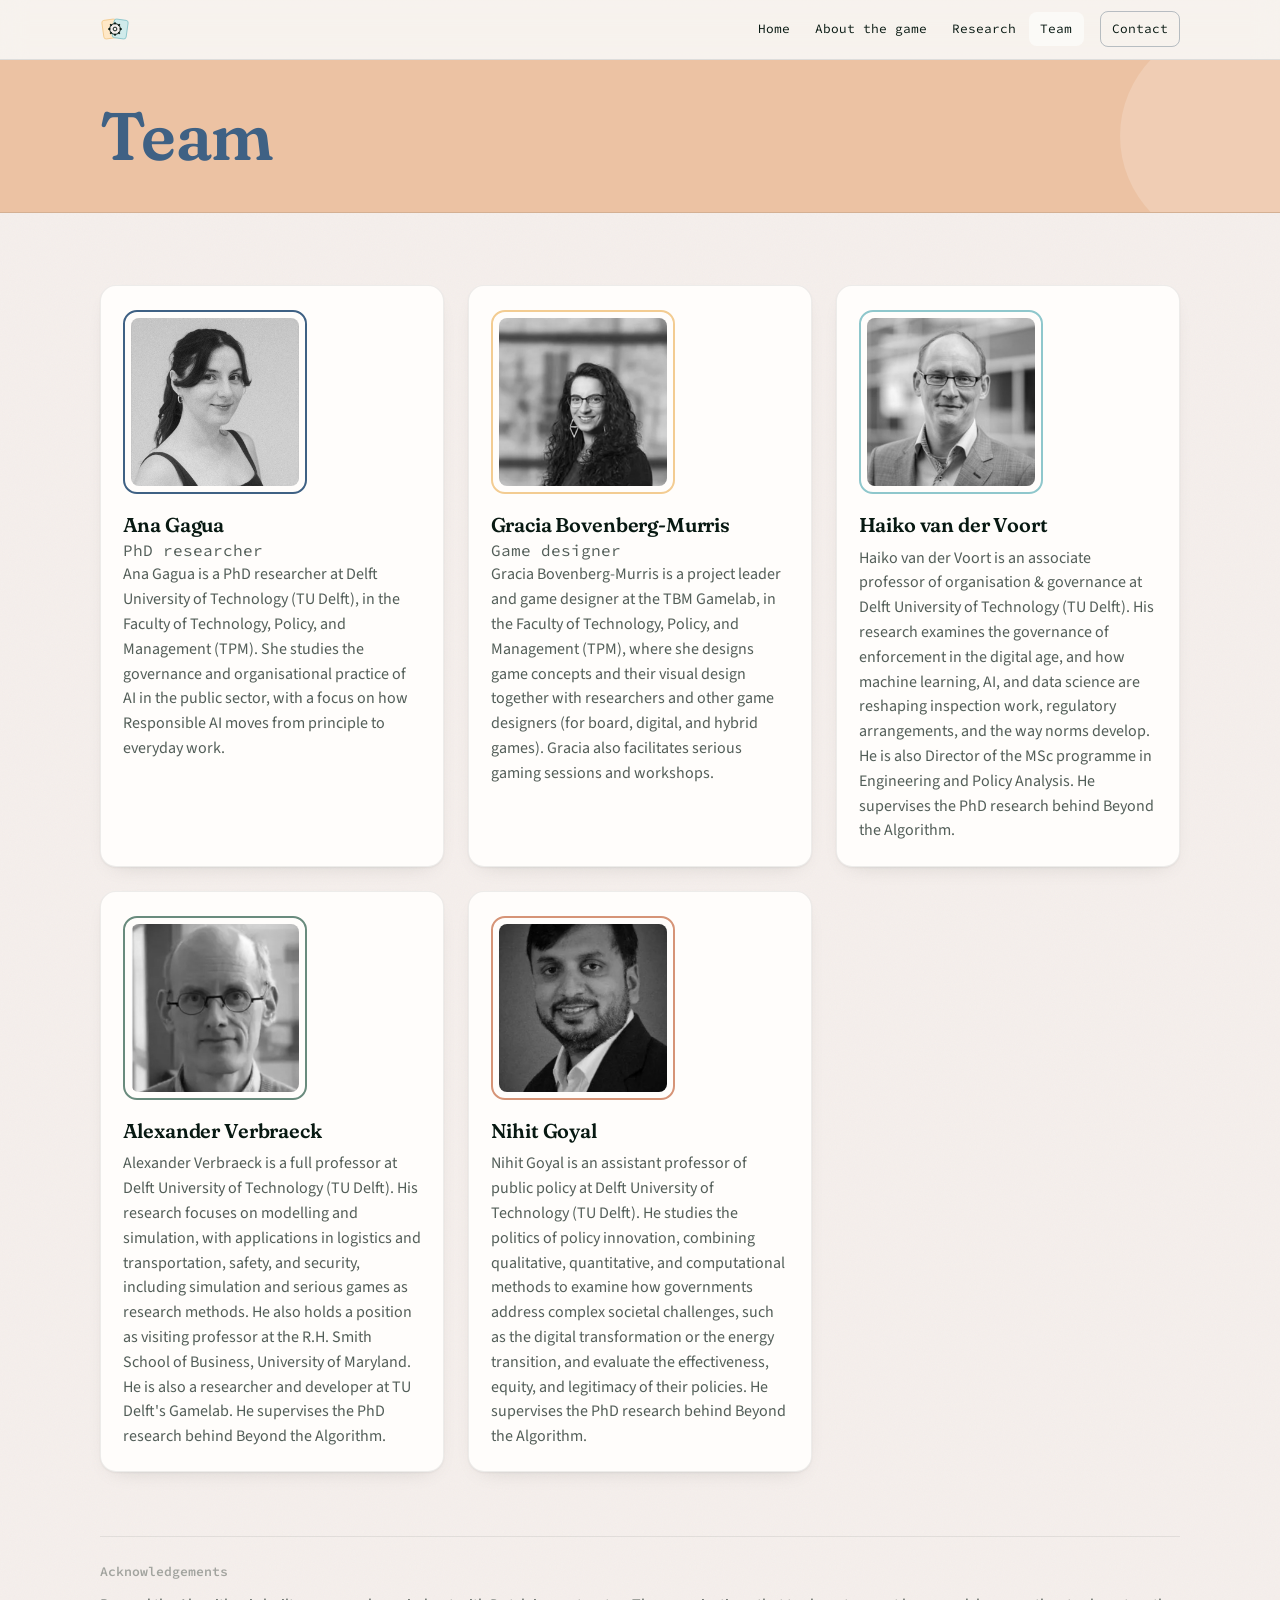
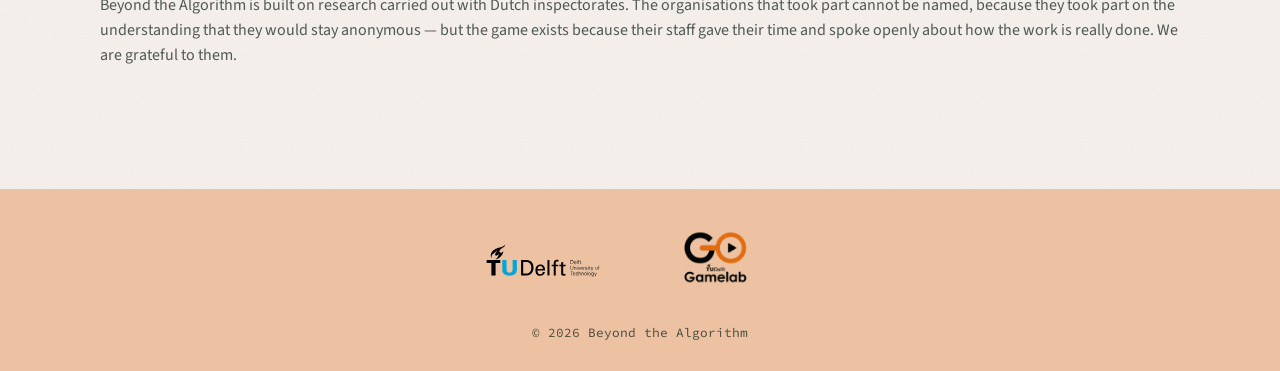
<file: team.html>
<!DOCTYPE html>
<html lang="en-GB">
<head>
<meta charset="utf-8">
<meta name="viewport" content="width=device-width, initial-scale=1">
<title>Team — Beyond the Algorithm</title>
<meta name="description" content="The people behind Beyond the Algorithm: research, game design and supervision.">
<link rel="canonical" href="https://beyondthealgorithm.nl/team.html">

<!-- Link previews. og:image has to be an absolute URL: LinkedIn, Slack
     and WhatsApp all ignore a relative one, which is why this site
     shared with a title and no picture. The image is the hero lid,
     rendered at the 1.91:1 those cards crop to. -->
<meta property="og:type" content="website">
<meta property="og:site_name" content="Beyond the Algorithm">
<meta property="og:locale" content="en_GB">
<meta property="og:url" content="https://beyondthealgorithm.nl/team.html">
<meta property="og:title" content="Team — Beyond the Algorithm">
<meta property="og:description" content="The people behind Beyond the Algorithm: research, game design and supervision.">
<meta property="og:image" content="https://beyondthealgorithm.nl/assets/img/share.jpg">
<meta property="og:image:type" content="image/jpeg">
<meta property="og:image:width" content="1200">
<meta property="og:image:height" content="630">
<meta property="og:image:alt" content="The Beyond the Algorithm wordmark on the game's box-lid artwork: a deep blue disc between a warm and a cool field.">
<meta name="twitter:card" content="summary_large_image">
<link rel="icon" href="assets/img/mark.svg" type="image/svg+xml">
<link rel="preconnect" href="https://fonts.googleapis.com">
<link rel="preconnect" href="https://fonts.gstatic.com" crossorigin>
<link href="https://fonts.googleapis.com/css2?family=Fraunces:opsz,wght@9..144,600..900&family=Montserrat:wght@800&family=Source+Code+Pro:wght@400;500&family=Source+Sans+3:ital,wght@0,400;0,600;1,400&display=swap" rel="stylesheet">
<link rel="stylesheet" href="assets/css/style.css">
</head>
<body>
<a class="skip-link" href="#main">Skip to content</a>

<header class="site-header">
  <div class="wrap site-header__inner">
    <a class="brand" href="index.html" aria-label="Beyond the Algorithm — home">
      <img class="brand__mark" src="assets/img/mark.svg" alt="">
    </a>
    <!-- aria-label carries the name now that the word is gone; the two
         icons swap on aria-expanded, which main.js already maintains. -->
    <button class="nav-toggle" type="button" aria-expanded="false" aria-controls="nav" aria-label="Menu">
      <svg class="nav-toggle__open" viewBox="0 0 24 24" aria-hidden="true"><path d="M3 6h18M3 12h18M3 18h18"/></svg>
      <svg class="nav-toggle__close" viewBox="0 0 24 24" aria-hidden="true"><path d="M5 5l14 14M19 5L5 19"/></svg>
    </button>
    <nav class="nav" id="nav" aria-label="Main">
      <a href="index.html">Home</a>
      <a href="index.html#about">About the game</a>
      <a href="research.html">Research</a>
      <a href="team.html">Team</a>
      <a class="nav__cta" href="contact.html">Contact</a>
    </nav>
  </div>
</header>

<main id="main">

  <div class="page-banner page-banner--bare">
    <div class="wrap">
      <h1>Team</h1>
    </div>
  </div>

  <section class="band">
    <div class="wrap">

      <!-- These bios are supplied text, not drafts. Do not paraphrase them
           or extend anyone's title beyond what their own bio states.

           The two lines do different jobs, deliberately. The role line is
           the person's role ON THIS PROJECT — lead researcher, designer,
           supervisor. The bio is who they are academically, in their own
           words. Putting the academic title in both made the card read as
           the same sentence twice, and left the page unable to say why any
           given person was on it.

           Only Ana and Gracia carry a .person__role line. The three
           supervisors state their project role in the last sentence of
           their bio instead — a subtitle reading "PhD supervisor" three
           times down the page said less than the sentence does.

           The photographs are ordinary colour headshots. The greyscale
           and the coloured frame are both CSS, not baked into the
           files. alt is empty on purpose: the name is in the h3
           directly below, and alt="Name" would make a screen reader
           announce each person twice. -->

      <div class="grid grid--3">

        <article class="person">
          <div class="person__figure">
            <img class="person__photo" src="assets/img/team/ana-gagua.jpg" alt="">
          </div>
          <div class="person__body">
            <h3>Ana Gagua</h3>
            <p class="person__role">PhD researcher</p>
            <p>Ana Gagua is a PhD researcher at Delft University of Technology (TU Delft), in the Faculty of Technology, Policy, and Management (TPM). She studies the governance and organisational practice of AI in the public sector, with a focus on how Responsible AI moves from principle to everyday work.</p>
          </div>
        </article>

        <article class="person">
          <div class="person__figure">
            <img class="person__photo" src="assets/img/team/gracia-bovenberg-murris.jpg" alt="">
          </div>
          <div class="person__body">
            <h3>Gracia Bovenberg-Murris</h3>
            <p class="person__role">Game designer</p>
            <p>Gracia Bovenberg-Murris is a project leader and game designer at the TBM Gamelab, in the Faculty of Technology, Policy, and Management (TPM), where she designs game concepts and their visual design together with researchers and other game designers (for board, digital, and hybrid games). Gracia also facilitates serious gaming sessions and workshops.</p>
          </div>
        </article>

        <article class="person">
          <div class="person__figure">
            <img class="person__photo" src="assets/img/team/haiko-van-der-voort.jpg" alt="">
          </div>
          <div class="person__body">
            <h3>Haiko van der Voort</h3>
            <p>Haiko van der Voort is an associate professor of organisation &amp; governance at Delft University of Technology (TU Delft). His research examines the governance of enforcement in the digital age, and how machine learning, AI, and data science are reshaping inspection work, regulatory arrangements, and the way norms develop. He is also Director of the MSc programme in Engineering and Policy Analysis. He supervises the PhD research behind Beyond the Algorithm.</p>
          </div>
        </article>

        <article class="person">
          <div class="person__figure">
            <img class="person__photo" src="assets/img/team/alexander-verbraeck.jpg" alt="">
          </div>
          <div class="person__body">
            <h3>Alexander Verbraeck</h3>
            <p>Alexander Verbraeck is a full professor at Delft University of Technology (TU Delft). His research focuses on modelling and simulation, with applications in logistics and transportation, safety, and security, including simulation and serious games as research methods. He also holds a position as visiting professor at the R.H. Smith School of Business, University of Maryland. He is also a researcher and developer at TU Delft's Gamelab. He supervises the PhD research behind Beyond the Algorithm.</p>
          </div>
        </article>

        <article class="person">
          <div class="person__figure">
            <img class="person__photo" src="assets/img/team/nihit-goyal.jpg" alt="">
          </div>
          <div class="person__body">
            <h3>Nihit Goyal</h3>
            <p>Nihit Goyal is an assistant professor of public policy at Delft University of Technology (TU Delft). He studies the politics of policy innovation, combining qualitative, quantitative, and computational methods to examine how governments address complex societal challenges, such as the digital transformation or the energy transition, and evaluate the effectiveness, equity, and legitimacy of their policies. He supervises the PhD research behind Beyond the Algorithm.</p>
          </div>
        </article>

      </div>

      <div class="ack">
        <h2>Acknowledgements</h2>
        <!-- The site deliberately does not name the host organisations.
             This paragraph now says so outright, and why, which settles
             the question rather than leaving it open. -->
        <p>Beyond the Algorithm is built on research carried out with Dutch inspectorates. The organisations that took part cannot be named, because they took part on the understanding that they would stay anonymous — but the game exists because their staff gave their time and spoke openly about how the work is really done. We are grateful to them.</p>
      </div>

    </div>
  </section>

</main>

<footer class="site-footer">
  <div class="wrap site-footer__inner">
    <!-- gamelab.png is a screen capture, not a supplied asset. See the
         note in index.html. -->
    <div class="site-footer__logos">
      <img src="assets/img/logos/tu-delft.svg" alt="TU Delft">
      <img class="logo--raster" src="assets/img/logos/gamelab.png" alt="TU Delft Gamelab">
    </div>
    <!-- The work, not a person. The game has several authors - the
         research, the game design and the supervision are different
         people - so naming one of them here would quietly under-credit
         the rest. TU Delft is deliberately absent: asserting
         institutional copyright is not this page's call to make. -->
    <p class="site-footer__legal">&copy; 2026 Beyond the Algorithm</p>
  </div>
</footer>

<script src="assets/js/main.js"></script>
</body>
</html>
</file>
<file: assets/css/style.css>
/* =========================================================
   Beyond the Algorithm — site styles

   Type follows criticalinfralab.net: Source Sans 3 for
   everything, Source Code Pro for labels, buttons and inputs.
   Headings sit at normal weight — hierarchy comes from size
   and the sans/mono contrast, not from bold.

   Colour is still the physical game's palette.
   ========================================================= */

/* ---------------------------------------------------------
   1. Tokens
   --------------------------------------------------------- */

:root {
  /* Forms / surfaces */
  --paper: #f5efec;
  --paper-accent: #f9b27b;
  --paper-header: #ecc2a3;

  /* Data cards */
  --data-dark: #6b718b;
  --data-light: #abb3c7;

  /* Risk Mitigation zone */
  --risk-bg: #ecc2a3;
  --risk-text: #d69477;

  /* Justification zone */
  --just-bg: #cbdbbc;
  --just-text: #698b7d;

  /* Domain Team */
  --domain-bg: #ffe8c7;
  --domain-accent: #f3cc92;
  --domain-text: #edb35c;
  --domain-header: #ffdba6;

  /* Tech Team */
  --tech-bg: #d0ebeb;
  --tech-accent: #8fc7cc;
  --tech-text: #6aa9af;
  --tech-header: #abdcd8;

  /* Type */
  --ink: #081912;
  --ink-soft: #081912b3;
  --ink-faint: #08191259;

  --font-body: "Source Sans 3", -apple-system, BlinkMacSystemFont, "Segoe UI", sans-serif;
  --font-mono: "Source Code Pro", ui-monospace, SFMono-Regular, Menlo, monospace;

  /* Rhythm */
  --measure: 64ch;
  --page: 1080px;
  --gap: 1.5rem;
  --radius: 8px;
  --radius-lg: 16px;
  --radius-pill: 999px;

  --shadow-card: 0 1px 2px #0819120d, 0 8px 24px -14px #08191233;
  --shadow-lift: 0 2px 4px #08191212, 0 18px 40px -20px #08191238;

  --rule: #08191214;

  /* A small hairline scale, one step per weight actually in use on a
     border. --rule is the divider between sections; these are the
     tighter, boxed-in weights that show up on cards, controls, and
     dashed edges. Named rather than left as repeated raw hex so the
     four steps read as a deliberate scale, not four accidents. */
  --line-soft: #08191212;
  --line: #08191226;
  --line-strong: #08191233;
  --line-loud: #08191238;

  /* Fractal noise at very low opacity. Inline so there is no extra
     request and nothing to 404 on GitHub Pages. */
  --grain: url("data:image/svg+xml,%3Csvg xmlns='http://www.w3.org/2000/svg' width='140' height='140'%3E%3Cfilter id='n'%3E%3CfeTurbulence type='fractalNoise' baseFrequency='0.85' numOctaves='3'/%3E%3C/filter%3E%3Crect width='100%25' height='100%25' filter='url(%23n)' opacity='0.035'/%3E%3C/svg%3E");
}

/* ---------------------------------------------------------
   2. Reset and base
   --------------------------------------------------------- */

*,
*::before,
*::after {
  box-sizing: border-box;
}

@media (prefers-reduced-motion: reduce) {
  *,
  *::before,
  *::after {
    animation-duration: 0.01ms !important;
    animation-iteration-count: 1 !important;
    transition-duration: 0.01ms !important;
  }
}

/* A faint paper grain over the flat fill. It is doing almost nothing at
   any single pixel, which is the point — it stops large areas reading as
   screen-flat and nudges them towards printed card stock. */
body {
  margin: 0;
  background-color: var(--paper);
  background-image: var(--grain);
  color: var(--ink);
  font-family: var(--font-body);
  font-weight: 400;
  font-size: 1.0625rem;
  line-height: 1.55;
  -webkit-font-smoothing: antialiased;
  text-rendering: optimizeLegibility;
  font-variant: common-ligatures tabular-nums;
}

img,
svg {
  max-width: 100%;
  height: auto;
  display: block;
}

a {
  color: inherit;
  text-decoration-color: var(--ink-faint);
  text-underline-offset: 0.18em;
  transition: text-decoration-color 0.15s ease;
}

a:hover {
  text-decoration-color: currentColor;
}

:focus-visible {
  outline: 2px solid var(--ink);
  outline-offset: 3px;
  border-radius: 2px;
}

/* ---------------------------------------------------------
   3. Type scale — normal weight throughout, no bold headings
   --------------------------------------------------------- */

h1,
h2,
h3,
h4 {
  font-family: var(--font-body);
  font-weight: 400;
  line-height: 1.15;
  letter-spacing: -0.01em;
  margin: 0 0 0.6em;
  text-wrap: balance;
}

h1 {
  font-size: clamp(2.1rem, 5.5vw, 3.3rem);
}
h2 {
  font-size: clamp(1.45rem, 3vw, 1.95rem);
}
h3 {
  font-size: 1.15rem;
  letter-spacing: 0;
}
h4 {
  font-size: 1rem;
  letter-spacing: 0;
}

p {
  margin: 0 0 1.1em;
  max-width: var(--measure);
}

strong,
b {
  font-weight: 600;
}

em,
i {
  font-style: italic;
}

/* Mono micro-labels: eyebrows, card tabs, nav, buttons, inputs */
.eyebrow {
  font-family: var(--font-mono);
  font-size: 0.76rem;
  letter-spacing: 0.02em;
  color: var(--ink-soft);
  margin: 0 0 1rem;
}

.num {
  font-family: var(--font-mono);
  font-variant-numeric: tabular-nums;
}

/* ---------------------------------------------------------
   4. Layout
   --------------------------------------------------------- */

.wrap {
  width: min(100% - 2.5rem, var(--page));
  margin-inline: auto;
}

.wrap--narrow {
  width: min(100% - 2.5rem, 720px);
  margin-inline: auto;
}

section {
  padding-block: clamp(2.75rem, 7vw, 5rem);
}

.section-head {
  margin-bottom: clamp(1.5rem, 4vw, 2.5rem);
}

.section-head p {
  color: var(--ink-soft);
}

.grid {
  display: grid;
  gap: var(--gap);
}

@media (min-width: 720px) {
  .grid--2 {
    grid-template-columns: repeat(2, 1fr);
  }
  .grid--3 {
    grid-template-columns: repeat(3, 1fr);
  }
}

@media (min-width: 980px) {
  .grid--4 {
    grid-template-columns: repeat(4, 1fr);
  }
}

@media (min-width: 720px) and (max-width: 979px) {
  .grid--4 {
    grid-template-columns: repeat(2, 1fr);
  }
}

/* ---------------------------------------------------------
   5. Header / navigation
   --------------------------------------------------------- */

/* Fixed rather than sticky. Sticky reserves a strip of layout at the top
   of the page, which is why the hero used to need a negative top margin to
   climb back under it; fixed takes the bar out of flow entirely, so the
   opening screen simply starts at the top of the window. The pages with no
   hero get that strip back as padding below. */
.site-header {
  position: fixed;
  top: 0;
  left: 0;
  right: 0;
  z-index: 50;
  background: var(--paper-header);
  border-bottom: 1px solid #0819121a;
}

body:not(:has(.hero)) #main {
  padding-top: var(--header-h, 3.5rem);
}

.site-header__inner {
  display: flex;
  align-items: center;
  justify-content: space-between;
  gap: 1rem;
  padding-block: 0.7rem;
}

.brand {
  display: flex;
  align-items: center;
  gap: 0.65rem;
  text-decoration: none;
  flex-shrink: 0;
}

.brand__mark {
  width: 30px;
  height: 30px;
  flex: none;
}

.nav-toggle {
  display: none;
  background: transparent;
  border: 1px solid var(--line-strong);
  border-radius: var(--radius);
  padding: 0;
  color: var(--ink);
  cursor: pointer;
}

/* A burger rather than the word "Menu". The label lives on aria-label,
   so the button still announces itself to a screen reader.

   Stroke, not fill: the two icons are open paths, and the global
   `img, svg { max-width: 100% }` would otherwise leave a viewBox-only
   svg at the 300x150 replaced-element default - the same trap the
   LinkedIn mark on the contact page had to dodge. */
.nav-toggle svg {
  width: 1.3rem;
  height: 1.3rem;
  display: block;
  fill: none;
  stroke: currentColor;
  stroke-width: 2;
  stroke-linecap: round;
}

/* Open swaps to a close cross, driven off the same aria-expanded the
   script already maintains — no second state to keep in sync.

   Written as a descendant rather than the bare `.nav-toggle__close`,
   because `.nav-toggle svg { display: block }` above is a class plus a
   type and would otherwise beat a lone class and leave both icons
   showing at once. Two classes clears it. */
.nav-toggle .nav-toggle__close {
  display: none;
}

.nav-toggle[aria-expanded="true"] .nav-toggle__open {
  display: none;
}

.nav-toggle[aria-expanded="true"] .nav-toggle__close {
  display: block;
}

.nav {
  display: flex;
  align-items: center;
  gap: 0.1rem;
  flex-wrap: wrap;
}

.nav a {
  font-family: var(--font-mono);
  font-size: 0.8rem;
  padding: 0.45rem 0.7rem;
  border-radius: var(--radius);
  text-decoration: none;
  white-space: nowrap;
}

.nav a:hover {
  background: #ffffff80;
}

.nav a[aria-current="page"] {
  background: var(--paper);
}

@media (max-width: 800px) {
  /* grid + a 44px floor rather than display:block with padding: the
     icon is 20.8px, so padding alone would leave a ~38px button, under
     the size a thumb reliably hits. */
  .nav-toggle {
    display: grid;
    place-items: center;
    min-width: 44px;
    min-height: 44px;
  }

  .nav {
    display: none;
    position: absolute;
    left: 0;
    right: 0;
    top: 100%;
    flex-direction: column;
    align-items: stretch;
    gap: 0;
    background: var(--paper-header);
    border-bottom: 1px solid #0819121a;
    padding: 0.3rem min(1.25rem, 4vw) 0.8rem;
  }

  .nav.is-open {
    display: flex;
  }

  .nav a {
    padding: 0.65rem 0.5rem;
    font-size: 0.9rem;
  }
}

/* ---------------------------------------------------------
   6. Buttons
   --------------------------------------------------------- */

.btn {
  display: inline-flex;
  align-items: center;
  gap: 0.5rem;
  font-family: var(--font-mono);
  font-size: 0.82rem;
  padding: 0.75rem 1.2rem;
  border-radius: var(--radius);
  border: 1px solid transparent;
  text-decoration: none;
  cursor: pointer;
  transition: background 0.14s ease, box-shadow 0.14s ease;
}

.btn--primary {
  background: var(--paper-accent);
  color: var(--ink);
}

.btn--primary:hover {
  box-shadow: var(--shadow-lift);
}

.btn--ghost {
  background: transparent;
  border-color: var(--line-strong);
  color: var(--ink);
}

.btn--ghost:hover {
  background: #ffffff80;
}

.btn-row {
  display: flex;
  flex-wrap: wrap;
  gap: 0.7rem;
  margin-top: 1.6rem;
}

/* ---------------------------------------------------------
   7. Cards
   --------------------------------------------------------- */

.card {
  background: #fffdfb;
  border-radius: var(--radius-lg);
  padding: 1.5rem;
  box-shadow: var(--shadow-card);
  border: 1px solid var(--line-soft);
}

.card > *:last-child {
  margin-bottom: 0;
}

/* Cards lift a little on hover — enough to read as objects on a table
   rather than boxes on a page. */
.card,
.person {
  transition: transform 0.18s ease, box-shadow 0.18s ease;
}

.card:hover,
.person:hover {
  transform: translateY(-3px);
  box-shadow: var(--shadow-lift);
}

.card p {
  color: var(--ink-soft);
  font-size: 1rem;
}

.card__tab {
  display: inline-block;
  font-family: var(--font-mono);
  font-size: 0.875rem;
  padding: 0.25rem 0.6rem;
  border-radius: var(--radius-pill);
  margin-bottom: 0.85rem;
}

.card--domain {
  background: var(--domain-bg);
  border-color: var(--domain-accent);
}
.card--domain .card__tab {
  background: var(--domain-header);
  color: #7a5620;
}
.card--domain h3 {
  color: #b0762a;
}
.card--domain p {
  color: #7a5620;
}

.card--tech {
  background: var(--tech-bg);
  border-color: var(--tech-accent);
}
.card--tech .card__tab {
  background: var(--tech-header);
  color: #305559;
}
.card--tech h3 {
  color: #4a8086;
}
.card--tech p {
  color: #3d6b70;
}

/* The emphasised card, currently the invitation on the contact page.
   Warm fill rather than the dark --data slate that used to occupy this
   slot: every other surface on that page is warm paper, and slate is a
   game-artefact colour rather than a site surface.

   Same specificity as .card (0,1,0), so it has to stay below it.
   .card:hover is (0,2,0) and still wins, so the lift survives. */
.card--invite {
  background: var(--wedge-warm);
  border-color: var(--wedge-warm-accent);
}

/* ---------------------------------------------------------
   8. Hero
   --------------------------------------------------------- */

/* The hero's own padding lives on .hero__stage; see the V3b block. */

/* Set as large as the column allows and broken deliberately across lines.
   "Algorithm" drops into the mono face — the sans/mono contrast is already
   the site's one typographic idea, so the title may as well say it. */
.hero h1 {
  font-size: clamp(2.6rem, 7.5vw, 5.1rem);
  line-height: 0.98;
  letter-spacing: -0.035em;
  margin-bottom: 0.35em;
  text-wrap: initial;
}

.hero h1 span {
  display: block;
  font-family: var(--font-mono);
  font-size: 0.86em;
  letter-spacing: -0.05em;
}

/* ---------------------------------------------------------
   9. Sprint timeline
   --------------------------------------------------------- */

.sprints {
  display: flex;
  gap: 0.35rem;
  flex-wrap: wrap;
  margin: 1.5rem 0 0;
  padding: 0;
  list-style: none;
}

.sprints li {
  flex: 1 1 4rem;
  min-width: 3.25rem;
  background: #fffdfb;
  border: 1px solid var(--rule);
  border-radius: var(--radius);
  padding: 0.7rem 0.5rem;
  text-align: center;
  font-family: var(--font-mono);
  font-size: 1rem;
  box-shadow: var(--shadow-card);
}

/* ---------------------------------------------------------
   10. Steps
   --------------------------------------------------------- */

.step {
  display: grid;
  gap: 1rem;
  padding-block: 1.75rem;
  border-top: 1px solid var(--rule);
  align-items: start;
}

@media (min-width: 720px) {
  .step {
    grid-template-columns: 7rem 1fr;
    gap: 2.5rem;
  }
}

.step__index {
  font-family: var(--font-mono);
  font-size: 0.82rem;
  color: var(--ink-faint);
  padding-top: 0.3rem;
}

.step__body > *:last-child {
  margin-bottom: 0;
}

/* ---------------------------------------------------------
   11. Team
   --------------------------------------------------------- */

.person {
  background: #fffdfb;
  border-radius: var(--radius-lg);
  border: 1px solid var(--line-soft);
  box-shadow: var(--shadow-card);
  overflow: hidden;
}

/* The frame lives on the figure, NOT on the photograph.

   filter applies to an element's own border and outline as well as to
   its content, so a coloured border drawn on .person__photo comes out
   greyscaled along with the face — tried it, the five colours rendered
   as five near-identical greys. The wrapper sits outside the filter,
   which is the whole reason .person__figure still exists.

   width: fit-content shrinks the frame to the photograph rather than
   the card, which is what makes it read as a frame and not a panel. */
.person__figure {
  width: fit-content;
  margin: 1.5rem 1.35rem 0;
  padding: 6px;
  border: 2px solid var(--frame);
  border-radius: 14px;
}

/* Inset and square, rather than spanning the card. The photographs were
   the first and loudest thing on the page; at 168px the card drops from
   778px to roughly 537px and the names lead instead.

   object-position favours the upper frame: a square crop is tighter at
   the top than the old 4/5 was, and where a crop has to fall it should
   fall below the chin, not above the hair. */
.person__photo {
  width: 168px;
  aspect-ratio: 1 / 1;
  display: block;
  object-fit: cover;
  object-position: center 25%;
  border-radius: 8px;
  filter: grayscale(1) contrast(1.05);
}

/* Frame colours, in card order. Greyscale portraits are what make this
   work — the colour has somewhere to live now that the faces have none.

   Tying these to :nth-child rather than a modifier class keeps the
   markup clean. The cost is that reordering the cards reshuffles the
   colours, which is harmless: none of them means anything, they are
   five palette tokens chosen to sit well together. */
.person:nth-child(1) { --frame: var(--deep); }
.person:nth-child(2) { --frame: var(--domain-accent); }
.person:nth-child(3) { --frame: var(--tech-accent); }
.person:nth-child(4) { --frame: var(--just-text); }
.person:nth-child(5) { --frame: var(--risk-text); }

/* Hover drops the greyscale and shows the photograph in colour. A
   nicety only: there is no hover on touch, and the reduced-motion gate
   means anyone who asked for less movement keeps the still version.

   This used to swap mix-blend-mode, which is not an animatable
   property, so the transition beside it had nothing to act on and the
   change snapped. filter animates, so it now actually fades. */
@media (prefers-reduced-motion: no-preference) {
  .person__photo {
    transition: filter 0.35s ease;
  }

  .person:hover .person__photo {
    filter: none;
  }
}

.person__body {
  padding: 1.2rem 1.35rem 1.4rem;
}

.person__body h3 {
  margin-bottom: 0.1rem;
}

/* The 0.1rem above is tuned to sit tight against the mono role line.
   The three supervisors have no role line — their project role is a
   sentence in the bio instead — so on those cards the bio would collide
   with the name. This restores the breathing room only where the role
   line is absent. */
.person__body h3 + p:not(.person__role) {
  margin-top: 0.6rem;
}

.person__role {
  font-family: var(--font-mono);
  font-size: 0.76rem;
  color: var(--risk-text);
  margin: 0 0 0.7rem;
}

.person__body p {
  font-size: 1rem;
  color: var(--ink-soft);
  margin-bottom: 0;
}

/* ---------------------------------------------------------
   13. Bands
   --------------------------------------------------------- */

.band--muted {
  background: #ffffff66;
}
.band--dark {
  background: var(--data-dark);
  color: var(--paper);
}
.band--dark p {
  color: #f5efecc4;
}
.band--dark .eyebrow {
  color: #f5efec9c;
}

.page-banner {
  background: var(--paper-header);
  padding-block: clamp(2.25rem, 5vw, 3.5rem);
  border-bottom: 1px solid #0819121a;
}

.page-banner h1 {
  margin-bottom: 0.25em;
}

.page-banner p {
  color: var(--ink-soft);
  max-width: 52ch;
  margin-bottom: 0;
}

/* Title only — no eyebrow, no standfirst. The page says its name once
   and then gets on with it. */
.page-banner--bare {
  padding-block: clamp(1.75rem, 4vw, 2.75rem);
}

/* h2 on the landing page, where "About the game" is a chapter divider
   inside a page that already has its h1, not a page title of its own. */
.page-banner--bare h1,
.page-banner--bare h2 {
  margin-bottom: 0;
  font-size: clamp(1.9rem, 4.5vw, 2.75rem);
}

/* Cleared past the sticky header when jumped to from the nav. */
.page-banner[id] {
  scroll-margin-top: 4.5rem;
}

/* ---------------------------------------------------------
   15. Footer — one short line
   --------------------------------------------------------- */

/* Light, because the two institutional logos are black artwork with one
   accent each and both need a pale ground to read on. Peach rather than
   plain paper so the footer still closes the page — it is the same tone
   the nav bar takes once the hero is behind you. */
.site-footer {
  background: var(--paper-header);
  color: var(--ink);
  padding-block: 1.75rem;
  margin-top: 2rem;
  font-family: var(--font-mono);
  font-size: 0.8rem;
}

.site-footer a {
  color: var(--ink);
}

/* Centred, because the footer now holds one thing. This was
   space-between when the Beyond the Algorithm mark sat opposite the two
   institutional logos; with the mark gone, space-between has nothing to
   space and silently collapses to a left-aligned row, which reads as a
   layout that lost something rather than one that never had it. */
.site-footer__inner {
  display: flex;
  flex-wrap: wrap;
  gap: 1.25rem 1.75rem;
  justify-content: center;
  align-items: center;
}

.site-footer p {
  margin: 0;
  color: var(--ink-soft);
  max-width: none;
}

.site-footer__logos {
  display: flex;
  align-items: center;
  gap: 1.5rem;
}

/* gamelab.png is 204px wide at this height, and the pair does not fit
   beside each other on a narrow phone: 12px of horizontal scrollbar at
   360px, which is one of the commonest Android widths, and 52px at
   320px. Let them stack instead of shrinking them — these are
   institutional marks and the house styles do not allow them to be
   scaled down to fit.

   The pull-in margin goes with it. It exists to close the dead canvas
   between this logo and the TU Delft mark to its left, and there is no
   mark to its left once they are on separate lines. */
@media (max-width: 420px) {
  .site-footer__logos {
    flex-wrap: wrap;
    justify-content: center;
  }

  .site-footer__logos .logo--raster {
    margin-inline: 0;
  }
}

/* Its own full-width row under the logos. .site-footer__inner is a
   centred wrapping flex, so a basis of 100% is what forces the break —
   without it the line sits beside the logos and the footer reads as one
   long row of unrelated things. */
.site-footer__legal {
  flex: 1 0 100%;
  text-align: center;
  color: var(--ink-faint);
}

/* Full strength: these are institutional marks and neither TU Delft's
   house style nor the Gamelab's allows theirs to be faded.

   The two are not measured the same way, so their heights cannot match
   on paper and look right on screen. tu-delft.svg is cropped tight to
   its artwork, so its height is all mark; gamelab.png is a screen
   capture whose mark sits inside a lot of empty canvas, so most of its
   height is padding the multiply blend makes invisible. Matching the
   printed marks means the numbers below have to disagree. */
.site-footer__logos img {
  height: 77px;
  width: auto;
}

/* INTERIM. gamelab.png is a screen capture: opaque white background,
   page artefacts along the top and bottom edges, and the mark itself
   sitting in a lot of empty padding.

   The white cannot be edited out of the file from here, but it can be
   made to disappear optically — multiply leaves any colour darker than
   the backdrop alone and lets anything white through to it, so the
   background and the padding both drop out against the peach. It only
   works because the footer is light; on a dark ground this would need
   the real asset.

   The clip crops the two artefact lines, which are grey and pink and so
   survive the blend. The negative margin pulls the surviving whitespace
   back in so the two logos sit at a sensible distance.

   That margin is start-only, deliberately. A negative margin shrinks an
   element's layout slot but not the box it actually paints, so a
   -1.75rem on the END edge put this logo's right edge 28px past the
   wrap — 8px beyond the viewport — and gave every page in the site a
   horizontal scrollbar. It stayed hidden while the footer wordmark
   forced the logos onto their own wrapped line; removing the wordmark
   exposed it. Pull it leftward toward the TU Delft mark all you like;
   never pull it rightward past the container.

   Delete this whole rule the moment a transparent PNG or an SVG lands. */
.site-footer__logos .logo--raster {
  height: 86px;
  mix-blend-mode: multiply;
  clip-path: inset(4% 0 6% 0);
  margin-inline: -2.1rem 0;
}

/* ---------------------------------------------------------
   16. Spread — mono label left, content right

   The workhorse layout. A single centred column of prose reads as a
   document; pushing a small mono label into its own column on the left
   makes the same text read as a spec sheet, and gives the right-hand
   side of the page something to do.
   --------------------------------------------------------- */

.spread {
  display: grid;
  gap: 0.75rem clamp(1.5rem, 3vw, 3rem);
  padding-block: clamp(2rem, 5vw, 3.25rem);
  border-top: 1px solid var(--rule);
  align-items: start;
}

.spread:first-of-type {
  border-top: 0;
  padding-top: 0;
}

/* The label gutter stays narrow until there is width to spare, so mid-size
   screens spend their pixels on the content rather than on the margin. */
@media (min-width: 820px) {
  .spread {
    grid-template-columns: minmax(6rem, 7rem) 1fr;
  }

  .spread__label {
    position: sticky;
    top: 5rem;
  }
}

@media (min-width: 1100px) {
  .spread {
    grid-template-columns: 9rem 1fr;
  }
}

/* Font-size and color are set once, on the pill-styled rule further
   down — this rule only carries the properties that one doesn't. */
.spread__label {
  font-family: var(--font-mono);
  margin: 0;
  padding-top: 0.35rem;
}

.spread__body > *:last-child {
  margin-bottom: 0;
}

.spread__body h2 {
  margin-top: 0;
}

/* Two prose columns, so long sections do not run as one thin ribbon down
   the left. */
@media (min-width: 820px) {
  .spread__body--split {
    columns: 2;
    column-gap: clamp(1.75rem, 3vw, 2.5rem);
  }

  .spread__body--split p {
    max-width: none;
    break-inside: avoid;
  }

  .spread__body--split > *:first-child {
    margin-top: 0;
  }
}

/* A row of cards carries its own padding and border, so its text starts
   further right than the plain prose in every other spread. Pulling the
   row out by exactly that inset puts the two back on one line.

   1130px, and the number is arithmetic rather than taste. .wrap is
   `min(100% - 2.5rem, var(--page))`, so until the viewport reaches
   --page + 2.5rem = 1120px the page has exactly 20px of gutter on each
   side — and this rule pulls 25px. A negative margin shrinks an
   element's layout slot but not the box it actually paints, so those
   extra 5px landed outside the viewport and put a horizontal scrollbar
   on every page carrying a card row, at every width from 820px to
   1130px. Exactly the failure documented on .logo--raster in the
   footer, in the other direction.

   At 1130px the gutter is (1130 - 1080) / 2 = 25px, which is the first
   width where the bleed fits. Below it the cards simply do not bleed:
   their text sits 25px right of the prose, which is a misalignment
   nobody will notice and not a scrollbar, which everybody does. */
@media (min-width: 1130px) {
  .spread__body--bleed {
    margin-inline: calc(-1 * (1.5rem + 1px));
  }
}

/* Used to split into a prose column and a narrower photograph column at
   980px. The gallery is the point of the section, so it now stays full
   width at every size instead of being squeezed to ~54% of the row.
   Plain block flow — paragraph, then gallery under it — at all
   viewports. */

/* The paragraph above the gallery is a single short sentence, not
   several — .spread__body--split's two-column flow would just leave it
   stuck in the first (half-width) column, so the fix here is simpler:
   drop the site-wide 64ch prose cap so it runs the same full width as
   the gallery beneath it, instead of leaving the rest of the row empty. */
.spread__body--aside p {
  max-width: none;
}

/* Keeps the dots and arrows against the right edge on the narrow widths
   where a long caption still wraps the bar onto two lines. */
.spread__body--aside .gallery__nav {
  margin-left: auto;
}

/* ---------------------------------------------------------
   17. Storyline — the opening statement on About
   --------------------------------------------------------- */

.storyline {
  letter-spacing: -0.015em;
  margin: 0 0 1.75rem;
}

/* Colour carries the emphasis on its own. The slant was doing the
   same job twice and tipped the line into sounding insistent. */
.storyline em {
  color: var(--risk-text);
  font-style: normal;
}

/* ---------------------------------------------------------
   18. Run — the shape of a session as a track

   Four stops on a line. Deliberately terse: the page should show the
   arc of a session at a glance, not narrate it.
   --------------------------------------------------------- */

.run {
  list-style: none;
  margin: 0;
  padding: 0;
  display: grid;
  gap: 2rem;
  position: relative;
}

@media (min-width: 780px) {
  .run {
    grid-template-columns: repeat(4, 1fr);
    gap: 1.75rem;
  }

  /* Every stop draws the segment to its right, including the last one,
     which now runs to the end of its own column instead of stopping at
     the final dot. The track used to end in mid-air above Debrief's
     text; it now finishes where that text finishes, so the line reads
     as spanning the session rather than trailing off.

     left: 0 rather than 18px puts the start of the line on the same
     vertical as the text below it. The dot sits on the line instead of
     the line starting after the dot. */
  .run__stop::after {
    content: "";
    position: absolute;
    top: 6px;
    left: 0;
    right: -1.75rem;
    height: 1px;
    background: repeating-linear-gradient(
      to right,
      var(--ink-faint) 0 6px,
      transparent 6px 12px
    );
  }

  .run__stop:last-child::after {
    right: 0;
  }

  /* Above the line, so the dashes do not run through it. */
  .run__stop::before {
    z-index: 1;
  }
}

.run__stop {
  position: relative;
  padding-left: 1.5rem;
}

@media (min-width: 780px) {
  .run__stop {
    padding-left: 0;
    padding-top: 1.75rem;
  }
}

/* All four dots are filled and identical. Sprints used to be the only
   solid one, which made it read as the single marker on the track
   rather than one stop of four. */
.run__stop::before {
  content: "";
  position: absolute;
  left: 0;
  top: 6px;
  width: 13px;
  height: 13px;
  border-radius: 50%;
  background: var(--ink-faint);
  border: 1px solid var(--ink-faint);
}

@media (min-width: 780px) {
  .run__stop::before {
    top: 0;
  }
}

/* The stop you actually spend the session inside gets filled in. */
.run__stop h3 {
  font-family: var(--font-mono);
  font-size: 0.82rem;
  margin: 0 0 0.5rem;
}

.run__stop p {
  font-size: 0.95rem;
  line-height: 1.45;
  color: var(--ink-soft);
  margin: 0;
  max-width: 32ch;
}

.run__count {
  display: inline-block;
  font-family: var(--font-mono);
  font-size: 0.7rem;
  background: var(--paper-accent);
  border-radius: var(--radius-pill);
  padding: 0.1rem 0.45rem;
  margin-left: 0.35rem;
}

/* ---------------------------------------------------------
   19. Shot — photograph slot

   Every one of these is empty until the real photographs exist. They are
   styled as obvious gaps rather than invisible ones so nobody ships the
   site with them still in.
   --------------------------------------------------------- */

.shot {
  background: #ffffff5c;
  border: 1px dashed var(--line-loud);
  border-radius: var(--radius-lg);
  aspect-ratio: 4 / 3;
  display: grid;
  place-items: center;
  padding: 1rem;
  text-align: center;
  font-family: var(--font-mono);
  font-size: 0.74rem;
  line-height: 1.4;
  color: var(--ink-faint);
  margin: 0;
}

.shot--wide {
  aspect-ratio: 16 / 9;
}

.shot img {
  width: 100%;
  height: 100%;
  object-fit: cover;
  border-radius: var(--radius-lg);
}

figure.shot-fig {
  margin: 0;
}

figure.shot-fig figcaption {
  font-family: var(--font-mono);
  font-size: 0.74rem;
  color: var(--ink-faint);
  margin-top: 0.6rem;
}

/* ---------------------------------------------------------
   20. Facts — a compact requirements strip
   --------------------------------------------------------- */

.facts {
  display: grid;
  gap: 0;
  margin: 0 0 2rem;
  border-top: 1px solid var(--rule);
}

@media (min-width: 700px) {
  .facts {
    grid-template-columns: repeat(3, 1fr);
    border-top: 0;
  }
}

.facts__item {
  padding: 1rem 0;
  border-bottom: 1px solid var(--rule);
}

/* The heavy top rules that used to sit here read as a timeline — three
   segments on a line — which is not what this strip is. The box's own
   symbols carry each item instead. */
@media (min-width: 700px) {
  .facts__item {
    border-bottom: 0;
    padding: 0 1.5rem 0 0;
  }
}

.facts__icon {
  display: block;
  width: 30px;
  height: 30px;
  margin-bottom: 0.7rem;
  color: var(--deep);
}

.facts__icon svg {
  width: 100%;
  height: 100%;
  display: block;
}

.facts__value {
  font-size: clamp(1.4rem, 3vw, 1.9rem);
  line-height: 1.1;
  margin: 0 0 0.3rem;
  letter-spacing: -0.02em;
}

.facts__note {
  font-family: var(--font-mono);
  font-size: 0.76rem;
  color: var(--ink-soft);
  margin: 0;
  max-width: 30ch;
}

/* ---------------------------------------------------------
   22. Contact
   --------------------------------------------------------- */

/* The address is the page, so it is set as display type. Mono, because
   an email address is a string you copy, not a sentence you read. */
.storyline a {
  font-family: var(--font-mono);
  font-size: 0.86em;
  letter-spacing: -0.03em;
  text-decoration-color: var(--paper-accent);
  text-decoration-thickness: 2px;
  word-break: break-word;
}

.social {
  display: flex;
  flex-wrap: wrap;
  gap: 0.4rem;
  margin: 0.45rem 0 0;
  padding: 0;
  list-style: none;
}

.social a {
  display: inline-block;
  font-family: var(--font-mono);
  font-size: 0.74rem;
  padding: 0.3rem 0.65rem;
  border: 1px solid var(--line);
  border-radius: var(--radius-pill);
  text-decoration: none;
}

.social a:hover {
  background: #ffffff99;
}

/* ---------------------------------------------------------
   23. Acknowledgements
   --------------------------------------------------------- */

.ack {
  border-top: 1px solid var(--rule);
  padding-top: 1.75rem;
  margin-top: clamp(2.5rem, 6vw, 4rem);
}

.ack h2 {
  font-family: var(--font-mono);
  font-size: 0.82rem;
  color: var(--ink-faint);
  letter-spacing: 0;
  margin-bottom: 0.9rem;
}

/* Full width rather than the prose measure — it is a closing note under
   the whole grid, so it should sit across the grid, not beside it. */
.ack p {
  color: var(--ink-soft);
  font-size: 1rem;
  max-width: none;
}

/* ---------------------------------------------------------
   24. Utilities
   --------------------------------------------------------- */

.skip-link {
  position: absolute;
  left: -9999px;
  top: 0;
  background: var(--ink);
  color: var(--paper);
  padding: 0.7rem 1.1rem;
  z-index: 100;
}

.skip-link:focus {
  left: 0;
}

.mb-0 {
  margin-bottom: 0;
}

/* =========================================================
   V2 MAKEOVER
   =========================================================
   Everything below is the visual pass taken from the printed
   box and materials. It is appended rather than woven in, so
   deleting this block returns the site to the v1 look.

   What the physical game does that the site was not doing:
     - a deep slate blue carries the wordmark and the headings
     - the two teams are coded by icon, not only by colour
       (Domain = sparkle, Tech = gear)
     - section labels are uppercase on a coloured strip
     - large, confident shapes: the disc and the two wedges
   ========================================================= */

:root {
  /* From the box cover. The site's existing palette is the
     materials palette — pale card stock — and was missing the
     deep blue that the cover and the wordmark are built on. */
  --deep: #3f6184;
  --deep-mid: #5c7fa3;
  --deep-light: #7fa8c9;

  --wedge-warm: #f7e6cf;
  --wedge-warm-accent: #e3bd91;
  --wedge-cool: #b3ddd9;
}

/* ---- Headings carry the cover blue ---------------------- */

h1,
h2 {
  color: var(--deep);
}

.hero h1 {
  color: var(--deep);
}

/* "Algorithm" is the lighter blue on the box. Same move here. */
.hero h1 span {
  color: var(--deep-light);
}

/* ---- Section labels as printed strips -------------------
   On the boards every zone is titled with uppercase text on a
   colour strip. The spread labels become the same object. */

.spread__label {
  display: inline-block;
  font-size: 0.75rem;
  font-weight: 400;
  letter-spacing: 0.1em;
  text-transform: uppercase;
  color: var(--deep);
  background: var(--wedge-warm);
  padding: 0.3rem 0.55rem;
  border-radius: var(--radius-pill);
}

@media (min-width: 820px) {
  .spread__label {
    padding-top: 0.3rem;
  }
}

/* ---- Team icons ----------------------------------------
   The sparkle and the gear are how the printed game tells the
   two sides apart at a glance, before you have read a word. */

.card__head {
  display: flex;
  align-items: center;
  gap: 0.7rem;
  margin-bottom: 0.85rem;
}

/* The tab is an <h3> on the team cards, so the card keeps a heading in
   the document outline now that the composition line has moved into the
   prose. Zero the heading margins the element inherits as a heading —
   the flex head supplies the spacing. */
.card__head .card__tab {
  margin: 0;
}

.card__icon {
  width: 34px;
  height: 34px;
  flex: none;
  border-radius: 50%;
  display: grid;
  place-items: center;
}

.card__icon svg {
  width: 20px;
  height: 20px;
  display: block;
}

.card--domain .card__icon {
  background: #fdf1e0;
  color: #e79a54;
}

.card--tech .card__icon {
  background: #eef7f5;
  color: #6aa9af;
}

/* ---- The run track, in the cover blue -------------------- */

.run__stop::before {
  border-color: var(--deep-mid);
  background: var(--deep-mid);
}

.run__stop h3 {
  color: var(--deep);
}

/* ---- Photograph slots ------------------------------------
   Still deliberately visible, but warm rather than grey, so an
   unfilled page reads as unfinished-by-design and not broken. */

.shot {
  background: var(--wedge-warm);
  border-color: #d8b58a;
  color: #a8763c;
}

/* ---- Page banner: the disc behind the title --------------
   One large shape, bled off the left edge, echoing the circle
   on the cover without reprinting it. */

.page-banner {
  position: relative;
  overflow: hidden;
}

.page-banner > .wrap {
  position: relative;
  z-index: 1;
}

.page-banner::before {
  content: "";
  position: absolute;
  top: 50%;
  right: -60px;
  width: 220px;
  height: 220px;
  border-radius: 50%;
  background: #ffffff2e;
  transform: translateY(-50%);
  pointer-events: none;
}

/* ---- Facts strip ---------------------------------------- */

.facts__value {
  color: var(--deep);
}

.facts {
  border-color: var(--deep);
}

/* ---- Buttons -------------------------------------------- */

.btn--primary {
  background: var(--deep);
  color: #f7f2ee;
  border-color: var(--deep);
}

.btn--primary:hover {
  background: var(--deep-mid);
  border-color: var(--deep-mid);
}

/* ---- Footer ---------------------------------------------
   The V2 pass put this on the cover blue. It is light again,
   because the two institutional logos are black artwork and
   have to sit on a pale ground. See the base rule. */

/* ---- Real photographs -----------------------------------
   A .shot holding an <img> is no longer a placeholder, so it
   drops the dashed frame and the padding. This means dropping
   a photo in needs no class change — add the <img> and the
   slot stops looking empty. */

.shot:has(img) {
  background: none;
  border: 0;
  padding: 0;
  box-shadow: var(--shadow-card);
}

/* The photographs are warm and low-contrast; a hairline keeps
   them from bleeding into the paper background. */
.shot img {
  box-shadow: inset 0 0 0 1px var(--rule);
}

/* ---- A wide photograph between sections ------------------ */

.shot--band {
  aspect-ratio: 21 / 9;
}

/* The label is a chip, so it should be as wide as its text. Without this
   the grid stretches it to the full column on narrow screens. */
.spread__label {
  justify-self: start;
}

/* =========================================================
   V2 — HOME PAGE REFINEMENT
   ========================================================= */

/* ---- Photo frames: the stretch fix -----------------------
   .shot is display:grid with place-items:center so the
   placeholder text can sit in the middle of an empty box.
   That centring also stops a real photo from filling the
   frame, so images kept their own proportions and the rows
   came out ragged. A frame holding an image becomes a plain
   block and the image fills it. */

.shot:has(img) {
  display: block;
}

.shot img {
  width: 100%;
  height: 100%;
  object-fit: cover;
  display: block;
}

/* ---- Section rhythm --------------------------------------
   Five identical label-and-column sections down one flat
   background read as a single corridor. Tinting alternate
   sections gives the scroll a pulse, and lets a section own
   the full width instead of always sitting in the same box. */

.band {
  padding-block: clamp(2.5rem, 6vw, 4.5rem);
}

.band--tint {
  background: #ecc2a31f;
  border-block: 1px solid var(--rule);
}

.band > .wrap > .spread:first-of-type {
  padding-top: 0;
}

/* The .runner tablist that used to live here is gone — the session
   track is a plain timeline again, which is what §18's .run rules
   were written for. Note that `.runner .run__stop { padding: 0 }`
   had been quietly beating the 780px rule that gives each stop its
   1.75rem of clearance under the dot, so removing it puts the
   dot-on-a-line back the way it was designed. */

/* ---- Gallery ---------------------------------------------
   A scroll-snap strip. Without JS it is a horizontally
   scrollable row of photographs, which is already usable and
   is what a touch device gets anyway; the script only adds
   the arrows and the dots. */

.gallery__viewport {
  border-radius: var(--radius-lg);
  overflow: hidden;
}

.gallery__track {
  display: flex;
  gap: 0;
  margin: 0;
  padding: 0;
  list-style: none;
  overflow-x: auto;
  scroll-snap-type: x mandatory;
  scroll-behavior: smooth;
  scrollbar-width: none;
}

.gallery__track::-webkit-scrollbar {
  display: none;
}

@media (prefers-reduced-motion: reduce) {
  .gallery__track {
    scroll-behavior: auto;
  }
}

.gallery__slide {
  flex: 0 0 100%;
  scroll-snap-align: start;
  margin: 0;
}

/* Every slide is the same 3:2 window regardless of what shape the
   photograph is: it fills the window and is cropped from the centre,
   so a portrait shot and a landscape one still step through at an
   identical size. object-position is the default, but it is stated
   here because it is the half of this that is easy to lose. */
.gallery__slide img {
  display: block;
  width: 100%;
  height: 100%;
  aspect-ratio: 3 / 2;
  object-fit: cover;
  object-position: center;
}

/* Two of the festival photographs do not survive a centred crop, so they
   name their own focal point. Both selectors below are (0,1,1), exactly
   like the rule above, so it is position in the file and nothing else
   that lets them win. Keep them here.

   Cropping these in the file instead would be tidier, but sips on macOS
   only does a centred crop — which is what object-fit: cover already
   does — so there is nothing to be gained by baking it in.

   --floor: close to half of that frame is suspended ceiling.
   --tall: the one portrait in the set. A 3:4 frame keeps only its middle
   half in a 3:2 window, and centred that half cuts the lettering off the
   banner the caption is naming. */
.gallery__slide--floor img {
  object-position: center 85%;
}

.gallery__slide--tall img {
  object-position: center 90%;
}

.gallery__bar {
  display: flex;
  align-items: center;
  gap: 1rem;
  margin-top: 1rem;
  flex-wrap: wrap;
}

.gallery__caption {
  flex: 1 1 14rem;
  font-family: var(--font-mono);
  font-size: 0.74rem;
  line-height: 1.5;
  color: var(--ink-soft);
  margin: 0;
}

.gallery__nav {
  display: flex;
  align-items: center;
  gap: 0.5rem;
}

.gallery__btn {
  width: 38px;
  height: 38px;
  border-radius: 50%;
  border: 1px solid var(--ink-faint);
  background: none;
  color: var(--deep);
  display: grid;
  place-items: center;
  cursor: pointer;
  transition: background 0.2s ease, border-color 0.2s ease;
}

.gallery__btn:hover:not(:disabled) {
  background: var(--wedge-warm);
  border-color: var(--deep);
}

.gallery__btn:disabled {
  opacity: 0.3;
  cursor: default;
}

.gallery__btn svg {
  width: 16px;
  height: 16px;
}

.gallery__dots {
  display: flex;
  gap: 0.35rem;
  align-items: center;
}

.gallery__dot {
  position: relative;
  width: 8px;
  height: 8px;
  padding: 0;
  border: 0;
  border-radius: var(--radius-pill);
  background: var(--ink-faint);
  cursor: pointer;
  transition: width 0.25s ease, background 0.25s ease;
}

/* The dot stays 8px — it matches the motif on the box — but the tap
   target does not: an invisible square centred on it, sized to the
   44px floor, so the visible mark and the clickable one can differ. */
.gallery__dot::before {
  content: "";
  position: absolute;
  top: 50%;
  left: 50%;
  width: 44px;
  height: 44px;
  transform: translate(-50%, -50%);
}

.gallery__dot[aria-current="true"] {
  width: 22px;
  background: var(--deep);
}

@keyframes art-turn {
  to { transform: rotate(360deg); }
}

/* =========================================================
   V3 — BOLD PASS
   =========================================================
   Three decisions drive everything below:

     1. A heavy display serif carries the site. The original
        "no bold headings" rule came from criticalinfralab and
        was the single biggest reason the page read as quiet.
        It is dropped here, deliberately.
     2. The opening screen is the box lid at full size, with
        the title set solid over it.
     3. One saturated field. The deep box blue owns the hero
        and the footer; the content between them stays paper,
        so the page opens loud, reads calm, closes loud.

   Appended last so it wins on order, not on specificity.
   ========================================================= */

:root {
  --font-display: "Fraunces", Georgia, "Times New Roman", serif;
  --cream: #fbf5ee;
}

/* ---- Type: display serif, quiet -------------------------
   This was 800 at -0.025em with the optical size pinned to the
   top of its axis, which is Fraunces at its most shouting. For
   an academic research game that is the wrong register. Weight
   600, tracking close to normal, a mid optical size so it stops
   using the tightest display cut, and a high SOFT to round the
   terminals off. Same face, much calmer voice. */

h1,
h2,
h3 {
  font-family: var(--font-display);
  font-weight: 600;
  letter-spacing: -0.008em;
  font-variation-settings: "opsz" 48, "SOFT" 60;
}

.storyline {
  font-family: var(--font-display);
  font-weight: 600;
  letter-spacing: -0.008em;
  /* Half the size it was, so a lower optical size again — Fraunces at
     "opsz" 48 is cut for display and looks coarse at 1.5rem. */
  font-variation-settings: "opsz" 24, "SOFT" 60;
}

h3 {
  font-weight: 600;
  font-size: 1.25rem;
  font-variation-settings: "opsz" 24, "SOFT" 60;
}

h2 {
  font-size: clamp(1.8rem, 4vw, 2.9rem);
  line-height: 1.02;
}

.page-banner--bare h1,
.page-banner--bare h2 {
  font-size: clamp(2.4rem, 6vw, 4.2rem);
  line-height: 0.95;
}

/* The opening statement spans the full width of the spread body rather
   than sitting as a narrow block above the left-hand column — it is a
   headline over the two columns, so it should measure like one.

   This is the rule that wins; the earlier .storyline block is dead on
   both of these properties.

   One size up from the 1.5rem cap it sat at. That was set when the line
   was shorter and was half of an earlier 3rem, which had read as a
   banner; between the two, 1.85rem is a headline over two columns
   without shouting.

   text-wrap: balance is switched off here. Balancing evens the line
   lengths, which on a two-line headline pulls both lines in from the
   right and makes a full-width element look like a narrow centred
   block — the thing this rule exists to prevent. */
.storyline {
  font-size: clamp(1.35rem, 2.6vw, 1.85rem);
  line-height: 1.4;
  max-width: none;
  text-wrap: pretty;
}

/* The storyline lost a sentence and a whole paragraph, and what was left
   read thin under a headline that size — three short columns of body
   copy with a lot of air beneath them.

   Scoped to the split that follows the display line, not to
   .spread__body--split generally: research.html uses the same layout
   twice with no display line above it at all, and those sections carry
   enough prose that they do not want the extra size. */
.storyline + .spread__body--split p {
  font-size: 1.05rem;
  line-height: 1.6;

  /* Overriding the shared break-inside: avoid. Three paragraphs of very
     uneven length — short, long, short — and an unbreakable middle one
     cannot be balanced: the browser fills the first column to the half
     way mark, finds the long paragraph will not fit whole, and pushes it
     to the second column. That left one short paragraph on the left and
     two thirds of the text banked up on the right.

     Letting it break is what a two-column layout is for. Only safe here
     because these are long paragraphs of continuous prose; the same
     change on research.html's shorter blocks would strand single lines. */
  break-inside: auto;
}

/* Out of the display face altogether. These are figures, not a
   headline — the sans reads them as data, and it sets up a
   proper contrast with the mono note underneath. */
.facts__value {
  font-family: var(--font-body);
  font-weight: 600;
  font-size: clamp(1.45rem, 2.8vw, 1.95rem);
  letter-spacing: -0.01em;
  font-variation-settings: normal;
}

/* ---- The opening screen ---------------------------------- */

.hero {
  position: relative;
  height: 200svh;                    /* 100svh pinned + 100svh of scroll room */
  /* The generic `section` rule and the original .hero rule both set
     padding-block. All of the hero's real padding lives on .hero__stage
     now, and because box-sizing is border-box any padding here is taken
     out of the height above — that is, out of the scroll room. */
  padding: 0;
  background: var(--deep);
  color: var(--cream);
  /* The grain sits on paper, not on this. */
  background-image: none;
}

.hero__stage {
  position: sticky;
  top: 0;
  height: 100svh;
  overflow: hidden;                  /* was on .hero — killed the sticky above */
  display: grid;
  grid-template-rows: 1fr auto 1fr;
}

.hero__lid {
  position: absolute;
  inset: 0;
  pointer-events: none;
}

.hero__lid svg {
  width: 100%;
  height: 100%;
  display: block;
}

/* These started at 90s and a 6% pulse, which turned out to be below the
   threshold of being noticed at all rather than pleasantly subtle. The
   gear now turns at 15°/sec — plainly moving if you look at it, still
   slow enough to ignore while reading. */
@media (prefers-reduced-motion: no-preference) {
  .lid__gear {
    animation: art-turn 24s linear infinite;
    transform-box: fill-box;
    transform-origin: center;
  }

  /* Each sparkle blinks on its own clock. The durations are deliberately
     not multiples of one another, so the three never sync up into a
     single pulsing blob. */
  .lid__spark {
    animation: lid-twinkle 4s ease-in-out infinite;
    transform-box: fill-box;
    transform-origin: center;
  }
  .lid__spark:nth-child(2) { animation-duration: 5.7s; animation-delay: -1.9s; }
  .lid__spark:nth-child(3) { animation-duration: 3.1s; animation-delay: -2.4s; }
}

/* A blink, not a pulse: the sparkle shrinks back and dims most of the way
   out before coming up again. Holding the bright end briefly (45–60%) is
   what makes it read as twinkling rather than breathing. */
@keyframes lid-twinkle {
  0%, 100%  { transform: scale(0.82); opacity: 0.35; }
  45%, 60%  { transform: scale(1.1);  opacity: 1; }
}

/* One centred column. The two-column hero was the most
   conventional shape on the page and the one thing all of the
   references avoid. */
.hero__inner {
  position: relative;
  z-index: 1;
  display: block;
  text-align: center;
}

/* As large as the viewport will take. Two lines, hard-broken,
   the second in the lighter blue exactly as the box lid sets
   the wordmark. */
.hero h1 {
  font-size: clamp(3.1rem, 13vw, 9.5rem);
  line-height: 0.84;
  letter-spacing: -0.045em;
  color: var(--cream);
  margin: 0 0 clamp(1.5rem, 4vh, 2.25rem);
  text-wrap: initial;
}

.hero h1 span {
  display: block;
  font-family: var(--font-display);
  font-size: 1em;
  letter-spacing: -0.05em;
  color: var(--deep-light);
}

/* The header sits over the blue hero, so it cannot carry its
   own paper fill until the page has scrolled past it. */
.site-header {
  background: #ecc2a3;
}

/* ---- Everything after the hero --------------------------- */

/* ---- The header rides on the hero ------------------------
   The hero is pulled up under the sticky header so the opening
   screen is a true 100svh from the very top of the window,
   rather than 100svh starting below a bar. Without this the
   scroll cue lands just under the fold, which is the one place
   it is useless.

   --header-h is measured and set by main.js; the fallback only
   has to be close enough for the first paint. */

/* The bar is fixed, so it reserves no layout and the hero already starts
   at the top of the window — no negative margin needed. The stage still
   has to keep its own content clear of the bar, though. */
.hero__stage {
  padding-top: calc(var(--header-h, 3.5rem) + clamp(2.5rem, 7vh, 4.5rem));
}

/* One state, everywhere. The bar used to swap to a peach fill once the
   hero had scrolled past; it now keeps the frosted glass it opens with,
   all the way down. That removes the .is-stuck / :not(.is-stuck) pair
   entirely — it was carrying a second set of link, pill, toggle and
   mobile-menu colours for a state that no longer looks different. */
.site-header {
  background: #f8f4efc4;
  -webkit-backdrop-filter: blur(12px) saturate(1.15);
  backdrop-filter: blur(12px) saturate(1.15);
  border-bottom: 1px solid #22405a1f;
}

/* =========================================================
   V3b — THE HERO IS THE BOX LID
   =========================================================
   Replaces the deep-blue field. The opening screen is now the
   printed lid at scale, in the lid's own colours, so the first
   thing on the screen is the object itself rather than an
   interpretation of it.

   That means the hero is light again, so everything set up to
   sit on dark — header links, buttons, spec, cue — is put back
   to ink here.
   ========================================================= */

:root {
  /* Sampled off the box. These are the lid's values, not the
     card-stock palette the rest of the site uses. */
  --lid-paper: #f8f4ef;
  --lid-disc: #4e7192;
  --lid-plate: #f0c9ad;
  --lid-ink: #22405a;
  --lid-light: #9cc0da;

  --font-wordmark: "Montserrat", "Source Sans 3", sans-serif;
}

.hero {
  background: var(--lid-paper);
  color: var(--lid-ink);
  background-image: none;
}

.hero__lid svg {
  width: 100%;
  height: 100%;
  display: block;
}

/* ---- The wordmark lockup --------------------------------
   The box sets this in a heavy geometric sans, not in the
   site's display serif, so the lockup keeps its own face. The
   serif still carries every heading below the fold — this is a
   logo, and a logo is allowed to be its own thing. */

.hero__plate {
  background: #f0c9adeb;
  border: 1.5px solid #2c4a634d;
  padding: clamp(0.9rem, 2.4vw, 1.9rem) clamp(1.2rem, 4vw, 3.2rem);
  margin: 0 auto clamp(0.9rem, 2.2vh, 1.4rem);
  max-width: min(94vw, 880px);
}

.hero h1 {
  font-family: var(--font-wordmark);
  font-weight: 800;
  text-transform: uppercase;
  font-size: clamp(1.9rem, 7vw, 5rem);
  line-height: 0.96;
  letter-spacing: -0.005em;
  color: var(--lid-ink);
  margin: 0;
  text-wrap: initial;
  font-variation-settings: normal;
}

/* "Algorithm" is set larger than "Beyond the" on the lid, in
   the pale blue with a darker outline around it. */
.hero h1 span {
  display: block;
  font-family: var(--font-wordmark);
  font-size: 1.26em;
  letter-spacing: 0.004em;
  color: var(--lid-light);
  -webkit-text-stroke: 2px var(--lid-ink);
  paint-order: stroke fill;
}

.hero__tagline {
  font-family: var(--font-body);
  font-size: clamp(1rem, 1.8vw, 1.25rem);
  color: var(--lid-paper);           /* was var(--lid-ink) — 2.5:1 on the disc */
  margin: 0 auto clamp(1.75rem, 4vh, 2.5rem);
  max-width: 40ch;
}

/* ---- Ink on a light field, in every state ---------------- */

.site-header .nav a,
.site-header .nav-toggle {
  color: var(--ink);
}

.site-header .nav a[aria-current="page"] {
  background: #ffffff8c;
}

.site-header .nav-toggle {
  border-color: var(--ink-faint);
}

@media (max-width: 800px) {
  .site-header .nav.is-open {
    background: var(--lid-paper);
    box-shadow: var(--shadow-lift);
  }
}

/* ---- Hero rows -------------------------------------------
   Three rows: empty, the lockup, empty. With 1fr on the outer
   two the middle row lands on the vertical centre of the
   screen, which is where the disc is, which is where the
   wordmark is printed. Row 3 stays in grid-template-rows as a
   symmetric spacer even with nothing in it. */

.hero__inner {
  grid-row: 2;
  align-self: center;
}

/* ---- The lid on narrow screens ---------------------------
   Filling a tall, narrow window with a 3:2 artwork crops away
   about 70% of its width — which on this lid is both coloured
   fields, leaving only the disc and none of what makes it
   recognisable. Below 760px the artwork is shown whole instead
   of cropped: it becomes a band across the middle of the paper,
   with the wordmark plate sitting over it exactly as printed. */

@media (max-width: 760px) {
  .hero__lid {
    display: grid;
    align-content: center;
  }

  /* Over-width so the band is tall enough that the plate sits between
     the two badges rather than covering the gear, which is how the lid
     is actually printed. At 165% the disc comes out around 356px on a
     390px phone and the badges land on its edge. The overflow costs the
     outer part of each field and is worth it.

     margin-left is always half the overhang, so the artwork stays
     centred. Change one of these two numbers and you must change the
     other.

     max-width: none is load-bearing. The global
     `img, svg { max-width: 100% }` reset is a bare type selector, so
     `.hero__lid svg` outranks it on specificity for width — but it
     never declared max-width, and an unbeaten max-width: 100% clamps
     any over-width straight back to 100%. This rule was inert for that
     reason: the svg stayed at 100% while the negative margin still
     applied, which shoved the artwork half a phone-width left and left
     the disc badly off-centre with the tagline hanging off it. Set the
     width and you must unset the cap, or you get the offset without the
     width that justifies it. */
  .hero__lid svg {
    width: 165%;
    max-width: none;
    margin-left: -32.5%;
    height: auto;

    /* 165% is sized for the finished composition, where the two fields
       close in and frame the disc. At rest they are pulled off to the
       sides and the disc is alone on the paper, where that same width
       makes it 91% of a phone screen - a blue ball spanning edge to
       edge rather than a circle sitting on a page.

       So the lid grows with the fields instead of waiting at full size
       for them: 0.8 at rest, where the disc is 73% of the screen, up to
       1 as they arrive. The fallback of 1 matters - if the script never
       runs, or under reduced motion where the reveal is skipped
       entirely, this resolves to the finished size rather than leaving
       the lid stuck small. */
    transform-origin: center;
    transform: scale(calc(0.8 + var(--field-in, 1) * 0.2));
  }

  /* The tagline is HTML, so it does not scale with the lid — which
     means shrinking the disc at rest shrinks the circle out from under
     fixed-size text. Below about 380px that is exactly what happened:
     three lines are taller than a disc at 0.8, and the text broke out
     of the top and bottom of it, where paper-coloured type on paper is
     not type at all.

     Narrowing the tagline does not help; the binding dimension is
     vertical, and a narrower cap only adds a fourth line and makes it
     worse. Measured: 20ch, 18ch and 16ch all land on the same overflow,
     14ch is worse. So the disc shrinks less here instead. */
  @media (max-width: 380px) {
    .hero__lid svg {
      transform: scale(calc(0.9 + var(--field-in, 1) * 0.1));
    }
  }

  /* Only the two coloured fields — never the disc, never the badges.
     The rectangle on a phone was those two shapes ending at a hard
     horizontal line; the ground behind them is already --lid-paper, so
     fading them lets the page show through and the edge stops existing.

     Set from CSS rather than a mask="" attribute in the markup exactly
     so it can sit behind this media query. Above 760px the lid covers
     the viewport and the fields are supposed to run to the top and
     bottom of the screen, where a fade would be wrong.

     Sizing and fading are one change, not two: the fade is what frees
     the width above to be chosen for the composition rather than kept
     small to keep the seam inconspicuous. */
  .lid__field {
    -webkit-mask: url(#lid-fade-mask);
    mask: url(#lid-fade-mask);
  }

  /* The tagline is paper-coloured so it reads on the dark disc, which
     makes anything that slips off the disc onto the pale fields beside
     it effectively invisible. At 40ch it did exactly that on a phone.
     20ch wraps it to three lines and keeps every corner inside 90% of
     the disc's radius, measured rather than guessed. */
  .hero__tagline {
    max-width: 20ch;
  }

}

/* ---- Header: mark left, nav right, Contact set apart -----
   With the wordmark gone the mark was stranded on one side of
   a very wide bar. The nav group is pushed hard right and
   Contact is pulled out of it as a pill, so the bar reads as
   two objects at the two ends rather than one lonely icon. */

.nav {
  margin-left: auto;
  gap: 0.15rem;
}

.nav__cta {
  margin-left: 0.85rem;
  border: 1px solid var(--ink-faint);
  border-radius: var(--radius-pill);
  padding-inline: 1rem;
  transition: background 0.2s ease, border-color 0.2s ease;
}

.nav__cta:hover {
  background: var(--ink);
  border-color: var(--ink);
  color: var(--paper);
}

.site-header .nav__cta {
  border-color: #22405a4d;
}

.site-header .nav__cta:hover {
  background: var(--lid-ink);
  border-color: var(--lid-ink);
  color: var(--lid-paper);
}

/* On the mobile menu the pill would look stranded in a stacked
   list, so it goes back to being a plain item. */
@media (max-width: 799px) {
  .nav__cta {
    margin-left: 0;
    border-radius: var(--radius);
  }
}

.hero__stage {
  padding-bottom: clamp(2rem, 5vh, 3rem);
}

/* ---- No "About the game" banner --------------------------
   The chapter divider between the hero and the content is
   gone: the storyline arriving straight after the opening
   screen already announces what the page has turned to, and a
   labelled bar in between only slowed the scroll down.

   #about now hangs on the first band instead of on the banner,
   so the nav jump still lands in the right place — and needs
   its own clearance past the sticky header, which the banner
   used to provide. The first band also opens wider, since it
   is now the seam rather than the second thing after one. */

#about {
  scroll-margin-top: 4.5rem;
  padding-top: clamp(3.5rem, 8vw, 6rem);
}

/* =========================================================
   V3c — THE HERO REVEAL
   =========================================================
   main.js publishes --hero-p and --reveal-badges
   on .hero as the pinned stage is scrolled through. Every custom
   property below falls back to the finished state, so a script
   failure (or a browser with JS off) renders the hero complete
   and static rather than stuck half-hidden.
   ========================================================= */

.lid__badge__in {
  transform-box: fill-box;
  transform-origin: center;
  opacity: var(--reveal-badges, 1);
  transform:
    translateY(calc((1 - var(--reveal-badges, 1)) * 26px))
    scale(calc(0.86 + var(--reveal-badges, 1) * 0.14));
}

/* The two teams arriving at the table.
   The disc is the table. At rest it sits alone on the paper and the two
   coloured fields are pulled back off either side; scrolling brings them
   in until they meet it, which is the composition printed on the lid.

   They travel outward to their start position rather than inward from
   it, and that is what stops a gap opening. The warm field spans x
   0→524, so at −300 its left edge is off-canvas at −300 and the canvas
   edge stays covered; the cool field spans 676→1200, so at +300 its
   right edge is at 1500. Neither can ever expose bare paper at the
   edge it owns.

   Fallback 1 = arrived, so with no JS the lid renders exactly as
   printed rather than half-built. */
.lid__field--warm {
  translate: calc((1 - var(--field-in, 1)) * -300px) 0;
}

.lid__field--cool {
  translate: calc((1 - var(--field-in, 1)) * 300px) 0;
}

/* Held well back now that the fields carry the movement — at the old
   0.06 the zoom competed with them. */
.lid__ground {
  transform-box: view-box;
  transform-origin: center;
  transform: scale(calc(1 + var(--hero-p, 0) * 0.03));
}

.lid__disc {                          /* composes on top of the ground scale */
  transform-box: fill-box;
  transform-origin: center;
  transform: translate(
    calc(var(--mx, 0) * 7px),
    calc(var(--hero-p, 0) * -20px + var(--my, 0) * 5px)
  );
}

/* The badge groups carry their position as an SVG translate() attribute,
   which a CSS transform here would replace rather than compose with —
   so the parallax rides on .lid__badge__in's own translate property
   instead, which composes with the transform above it.

   Both the scroll drift and the pointer drift ride on that one property.
   The gear travels furthest and the disc least, which is the whole of
   what reads as depth — if they all moved the same amount the lid would
   just look like it was sliding about. */
.lid__badge--gear .lid__badge__in {
  translate:
    calc(var(--mx, 0) * 22px)
    calc(var(--hero-p, 0) * -34px + var(--my, 0) * 16px);
}
.lid__badge--spark .lid__badge__in {
  translate:
    calc(var(--mx, 0) * 14px)
    calc(var(--hero-p, 0) * 26px + var(--my, 0) * 10px);
}

/* The title drifts and dims slightly, so the release into the
   storyline below is not abrupt. */
.hero__inner {
  transform: translateY(calc(var(--hero-p, 0) * -26px));
  opacity: calc(1 - var(--hero-p, 0) * 0.18);
}

@media (prefers-reduced-motion: reduce) {
  .hero { height: auto; min-height: 100svh; }
  .hero__stage { position: static; height: auto; min-height: 100svh; }
  .lid__ground, .lid__disc, .lid__badge__in, .lid__field,
  .hero__inner {
    transform: none; translate: none; opacity: 1;
  }
}

/* ---- Section reveal on scroll ------------------------------
   Home-page only in practice: main.js only ever adds .reveal-pending
   on a page with a .hero, so Research/Team/Contact never get this
   class at all and are untouched. Each section fades and lifts in the
   first time it crosses into view, one at a time as you scroll rather
   than all at once.

   .reveal-pending is added by main.js right before it starts
   observing, never by default: if JS fails, is disabled, or
   IntersectionObserver is unsupported, every section simply renders
   at its final, visible state instead of staying hidden forever. */
.reveal-pending {
  opacity: 0;
  transform: translateY(28px);
  transition: opacity 0.7s cubic-bezier(0.16, 1, 0.3, 1),
    transform 0.7s cubic-bezier(0.16, 1, 0.3, 1);
}

.reveal-pending.is-revealed {
  opacity: 1;
  transform: none;
}

/* Frosted glass needs a fallback surface for the handful of browsers
   without backdrop-filter — otherwise the nav sits directly on the
   artwork again, which is the bug this phase fixes. */
@supports not ((backdrop-filter: blur(1px)) or (-webkit-backdrop-filter: blur(1px))) {
  .site-header { background: var(--lid-paper); }
}

/* A long pinned stage costs more on a phone, where a screen of scrolling
   is a lot of thumb. Shorter here, same sequence. */
@media (max-width: 760px) {
  .hero { height: 155svh; }
}

/* ---------------------------------------------------------
   25. Contact

   Used to be the one page with its own layout: artwork bleeding
   off the left edge, a form on the right. Both are gone now —
   the artwork sat oddly once the form it was paired with came
   out, and the page underneath it is just two short sections.
   It uses the site's standard page-banner + .spread pattern
   (see sections 16 and the page banner rules) like Research and
   Team do, rather than carrying its own grid for that. Only what
   still has no equivalent elsewhere stays here: the email link,
   the social pill and the two-card row.
   --------------------------------------------------------- */

/* ---- No form, and no buttons either ------------------------
   The form asked for an inbox this site doesn't have yet, and
   silently risked losing a message the moment someone actually
   used it. Gone. In its place: the plain address people can act
   on right now, and the invitation that used to sit in the
   home page's footer, given a proper home instead of getting
   dropped when the merge came apart.

   The two were stacked .spread blocks with a rule between them,
   which read as two unrelated sections when they are two ways of
   doing the same thing — both end at the same address. They are
   now one spread holding a .grid.grid--2 row of two cards, the
   same row "Who's at the table" uses on the home page.

   Neither card has a button. Each one ended in a mailto: button
   sitting directly beneath the address it linked to, which gave
   a visitor two identical things to click and said nothing the
   sentence had not already said. The address is simply inline in
   the prose. */

/* Set on the link itself rather than a wrapping paragraph — the address
   now sits inline in a sentence instead of on its own line, so the
   emphasis has to be the anchor's, not a parent's. */
.contact__email {
  color: var(--ink);
  font-weight: 600;
  text-decoration-color: var(--paper-accent);
  text-decoration-thickness: 2px;
  text-underline-offset: 3px;
  word-break: break-word;
}

.contact__social {
  margin: 1.25rem 0 0;
}

/* inline-flex, not inline-block: the pill now carries the LinkedIn mark
   beside its label, and the two have to sit on a shared centre line. */
.contact__social a {
  display: inline-flex;
  align-items: center;
  gap: 0.45rem;
  font-family: var(--font-mono);
  font-size: 0.74rem;
  padding: 0.35rem 0.8rem;
  border: 1px solid var(--line);
  border-radius: var(--radius-pill);
  text-decoration: none;
  color: var(--ink);
}

/* Load-bearing, not polish. The global `img, svg { max-width: 100%;
   height: auto }` leaves an inline svg that carries a viewBox and no
   dimensions at the replaced-element default of 300x150. */
.contact__social svg {
  width: 1em;
  height: 1em;
  flex: none;
}

/* The pill sits on white in one card and on the warm fill in the other,
   and the old #ffffff99 was invisible against both. */
.contact__social a:hover {
  background: #0819120f;
}

/* ---- The two contact cards -------------------------------
   The pill used to be pushed to the bottom of the card with an auto top
   margin, which read well while it was the last thing in there. It is
   not any more — the Gamelab address follows it — and an auto margin
   would have opened a gap above the pill and dropped that address below
   it, splitting the address from the sentence introducing it. Ordinary
   flow instead, so the pill stays attached to the address it belongs
   to. .card > *:last-child already zeroes the trailing margin. */
.contact-cards .contact__social {
  margin-bottom: 1.25rem;
}

/* A named smaller heading scale for a heading inside a card, not across
   a page. The global h2 is clamp(1.8rem, 4vw, 2.9rem) — sized for a
   section opener, and far too large inside a box with 1.5rem of
   padding. A class, not a bare `.contact-cards h2`, so it reads as an
   intentional second heading size rather than a page-specific override
   easy to miss when scanning the type scale. */
.heading--compact {
  font-size: 1.35rem;
  line-height: 1.15;
  margin: 0 0 0.75rem;
}

/* ---------------------------------------------------------
   26. Photograph slots that actually hold a photograph

   .shot is a placeholder: a dashed outline on a warm ground
   with the words "photo — ..." inside it, so an unfilled page
   reads as unfinished-by-design rather than broken. Once a
   real image lands, all of that has to come off, or the
   photograph sits inside a dashed box announcing that it is
   missing.

   At the end of the file deliberately. The placeholder look is
   re-declared in a later stratum than the base .shot rule, and
   this is a single class like both of them, so order is the
   only thing that settles it.
   --------------------------------------------------------- */

.shot--photo {
  background: none;
  border: 0;
  padding: 0;
  overflow: hidden;
}

.shot--photo img {
  display: block;
}

/* This photograph is a 4:3 phone frame whose top third is suspended
   ceiling. Shown whole it is mostly ceiling; in the 16/9 slot the crop
   takes that off, and pulling the focal point down the frame keeps the
   table, the boards and the people rather than centring on empty air. */
.shot--wide.shot--photo img {
  object-position: center 72%;
}
</file>
